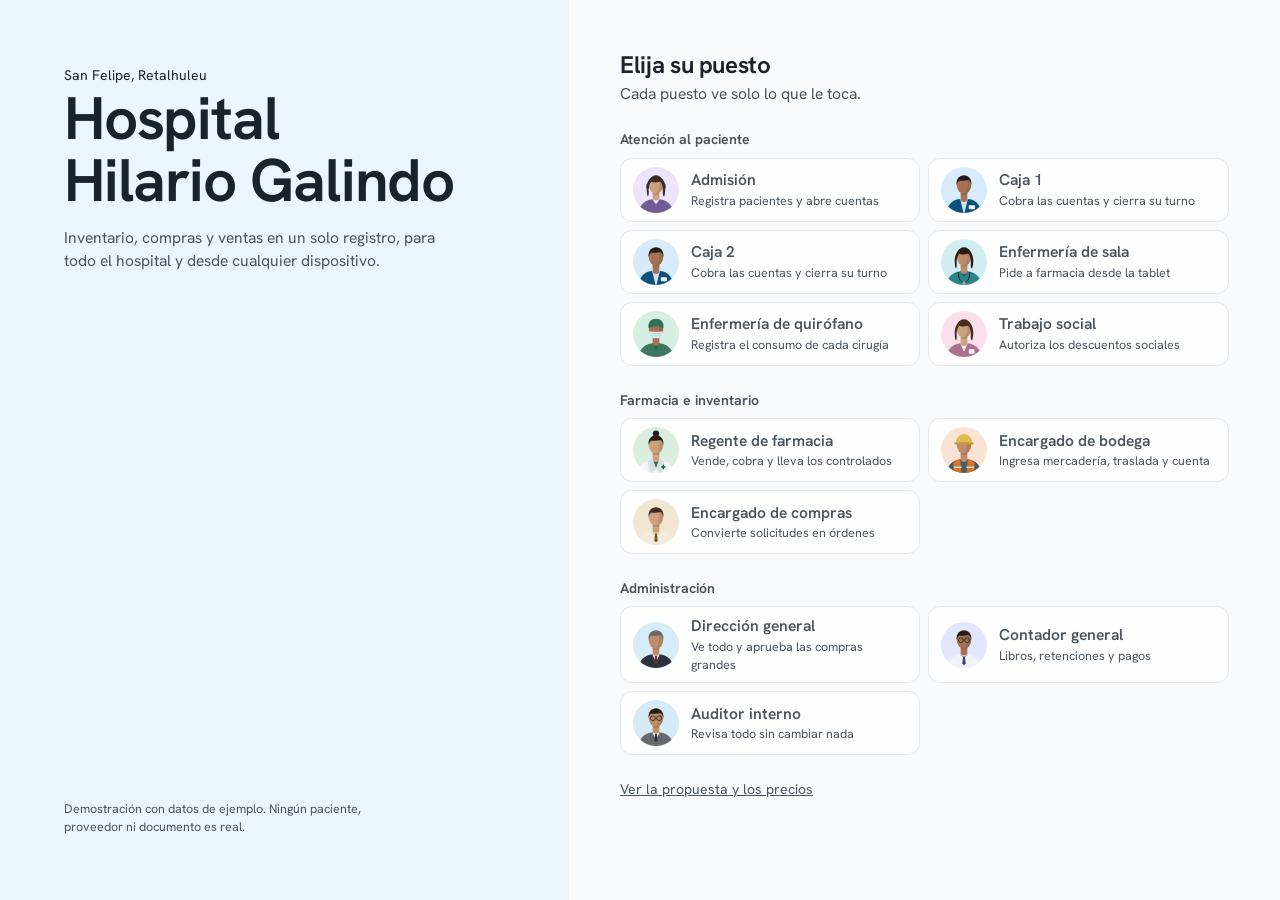
<file: index.html>
<!doctype html>
<html lang="es">
<head>
<meta charset="utf-8">
<meta name="viewport" content="width=device-width, initial-scale=1, viewport-fit=cover">
<title>Hospital Hilario Galindo · Inventario, compras y ventas</title>
<meta name="description" content="Demostración del sistema de inventario, compras y ventas para el Patronato Pro-Salud del Hospital Hilario Galindo.">
<meta name="robots" content="noindex">
<meta name="theme-color" content="#fbfcfd">
<link rel="icon" href="data:image/svg+xml,%3Csvg xmlns='http://www.w3.org/2000/svg' viewBox='0 0 32 32'%3E%3Crect width='32' height='32' rx='6' fill='%231d4438'/%3E%3Cpath d='M13 7h6v6h6v6h-6v6h-6v-6H7v-6h6z' fill='%23f6f1e6'/%3E%3C/svg%3E">
<link rel="preconnect" href="https://fonts.googleapis.com">
<link rel="preconnect" href="https://fonts.gstatic.com" crossorigin>
<link href="https://fonts.googleapis.com/css2?family=Hanken+Grotesk:wght@400;500;600;700&display=swap" rel="stylesheet">
<link rel="stylesheet" href="css/app.css">
<script src="js/tema.js"></script>
</head>
<body>
<div id="raiz"></div>
<script src="js/iconos.js"></script>
<script src="js/dibujos.js"></script>
<script src="js/datos.js"></script>
<script src="js/motor.js"></script>
<script src="js/ui.js"></script>
<script src="js/app.js"></script>
<script src="js/vistas/comun.js"></script>
<script src="js/vistas/operacion.js"></script>
<script src="js/vistas/inventario.js"></script>
<script src="js/vistas/control.js"></script>
<script src="js/vistas/mostrador.js"></script>
<script src="js/vistas/mapa.js"></script>
<script src="js/vistas/ingreso.js"></script>
<script src="js/vistas/reglas.js"></script>
<script src="js/vistas/guia.js"></script>
<script src="js/vistas/interior.js"></script>
</body>
</html>
</file>
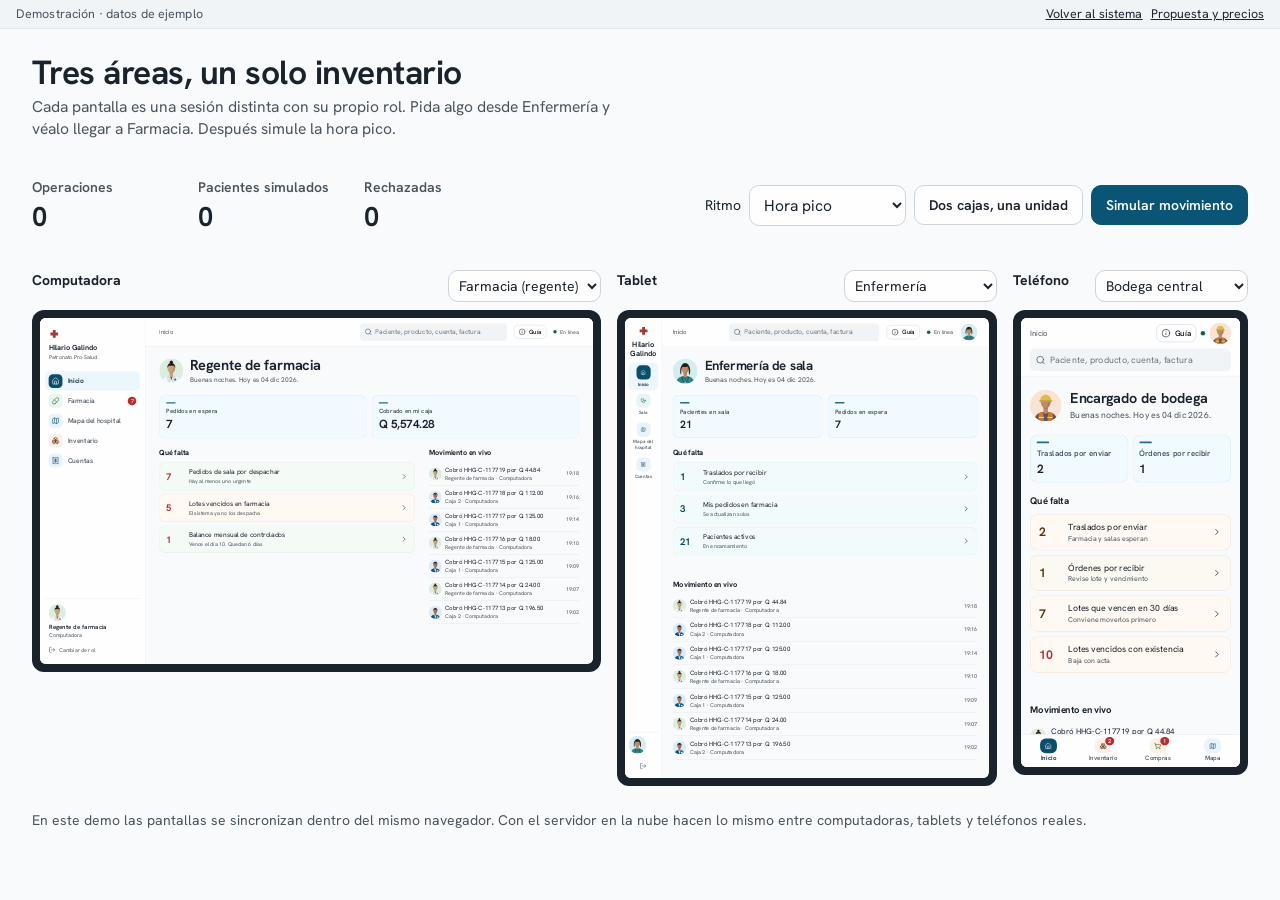
<file: dispositivos.html>
<!doctype html>
<html lang="es">
<head>
<meta charset="utf-8">
<meta name="viewport" content="width=device-width, initial-scale=1, viewport-fit=cover">
<title>Varios dispositivos · Hospital Hilario Galindo</title>
<meta name="robots" content="noindex">
<link rel="icon" href="data:image/svg+xml,%3Csvg xmlns='http://www.w3.org/2000/svg' viewBox='0 0 32 32'%3E%3Crect width='32' height='32' rx='6' fill='%231d4438'/%3E%3Cpath d='M13 7h6v6h6v6h-6v6h-6v-6H7v-6h6z' fill='%23f6f1e6'/%3E%3C/svg%3E">
<link rel="preconnect" href="https://fonts.googleapis.com">
<link rel="preconnect" href="https://fonts.gstatic.com" crossorigin>
<link href="https://fonts.googleapis.com/css2?family=Hanken+Grotesk:wght@400;500;600;700&display=swap" rel="stylesheet">
<link rel="stylesheet" href="css/app.css">
<script src="js/tema.js"></script>
<style>
  .pagina-d { padding: var(--s5) var(--s6) var(--s7); max-width: 1680px; margin: 0 auto; }
  .tablero { display: flex; flex-wrap: wrap; gap: var(--s3) var(--s4); align-items: center; padding: var(--s3) 0; margin-bottom: var(--s5); }
  .tablero .cifra, .tablero .cifra + .cifra { flex: 0 1 150px; padding: 0 var(--s4) 0 0; border: 0; background: none; }
    .tablero .acciones { margin-left: auto; }
  .aparato select { width: auto; min-height: 32px; padding: 2px 6px; font-size: var(--t-s); }
  @media (max-width: 720px) { .pagina-d { padding: var(--s4); } .tablero .acciones { margin-left: 0; width: 100%; } }
</style>
</head>
<body>
<div class="banda"><span>Demostración · datos de ejemplo</span><span class="acciones"><a href="index.html">Volver al sistema</a><a href="propuesta.html">Propuesta y precios</a></span></div>
<main class="pagina-d">
  <div class="cabeza"><div class="txt"><h1>Tres áreas, un solo inventario</h1><p>Cada pantalla es una sesión distinta con su propio rol. Pida algo desde Enfermería y véalo llegar a Farmacia. Después simule la hora pico.</p></div></div>
  <div class="tablero">
    <div class="cifra"><span>Operaciones</span><b id="c-op">0</b></div>
    <div class="cifra"><span>Pacientes simulados</span><b id="c-pa">0</b></div>
    <div class="cifra"><span>Rechazadas</span><b id="c-re">0</b></div>
    <div class="acciones">
      <label class="peq" for="vel">Ritmo</label>
      <select id="vel" style="width:auto"><option value="1500">Día normal</option><option value="600" selected>Hora pico</option><option value="150">Prueba de estrés</option></select>
      <button class="btn" id="choque">Dos cajas, una unidad</button>
      <button class="btn pri" id="sim">Simular movimiento</button>
    </div>
  </div>
  <div class="nota oculto" id="res"></div>
  <div class="salon" id="salon"></div>
  <p class="peq mudo" style="margin-top:24px">En este demo las pantallas se sincronizan dentro del mismo navegador. Con el servidor en la nube hacen lo mismo entre computadoras, tablets y teléfonos reales.</p>
</main>
<script src="js/iconos.js"></script>
<script src="js/datos.js"></script>
<script src="js/motor.js"></script>
<script src="js/ui.js"></script>
<script>
(async function () {
  const { Motor: M, Catalogo: C, U } = window;
  const APARATOS = [
    { id: 'pc', t: 'Computadora', u: 'u5', w: 1280, h: 800 },
    { id: 'tb', t: 'Tablet', u: 'u6', w: 820, h: 1040 },
    { id: 'tel', t: 'Teléfono', u: 'u8', w: 390, h: 800 },
  ];
  const salon = document.getElementById('salon');
  salon.innerHTML = APARATOS.map(a => `<section class="aparato" data-w="${a.w}" data-h="${a.h}"><div class="cab"><b>${a.t}</b><select aria-label="Usuario en ${a.t}" data-ap="${a.id}">${C.USUARIOS.map(u => `<option value="${u.id}" ${u.id === a.u ? 'selected' : ''}>${U.esc(C.ROLES[u.rol].nombre)}</option>`).join('')}</select></div><div class="marco"><div class="pantalla"><iframe id="f-${a.id}" title="${a.t}" src="index.html?marco=1&u=${a.u}" width="${a.w}" height="${a.h}"></iframe></div></div></section>`).join('');
  function ajustar() {
    document.querySelectorAll('.aparato').forEach(s => {
      const w = +s.dataset.w, h = +s.dataset.h, p = s.querySelector('.pantalla'), f = s.querySelector('iframe');
      const k = p.clientWidth / w; f.style.transform = `scale(${k})`; p.style.height = h * k + 'px';
    });
  }
  new ResizeObserver(ajustar).observe(salon); ajustar();
  salon.addEventListener('change', ev => { const a = ev.target.dataset.ap; if (a) document.getElementById('f-' + a).src = `index.html?marco=1&u=${ev.target.value}`; });

  await M.iniciar();
  const db = M.db; let ops = 0, pac = 0, rech = 0;
  const pinta = () => { document.getElementById('c-op').textContent = U.n(ops); document.getElementById('c-pa').textContent = U.n(pac); document.getElementById('c-re').textContent = U.n(rech); };
  M.alCambiar(h => { ops += h.length; rech += h.filter(x => !x.r.ok).length; pinta(); });

  const de = a => a[Math.floor(Math.random() * a.length)];
  const meds = db.productos.filter(p => p.cat === 'Medicamento' && !p.controlado).slice(0, 60);
  const usuarios = ['u3', 'u4'].map(id => db.ix.usr.get(id));
  const turnoDe = u => db.turnos.find(t => t.us === u.id && t.estado === 'abierto');
  function paciente() {
    const u = de(usuarios), t = turnoDe(u); const tipo = de(['consulta', 'consulta', 'farmacia', 'laboratorio', 'emergencia']);
    const items = [];
    if (tipo !== 'farmacia') items.push({ serv: de(db.servicios.filter(s => s.precio < 300)).id, cant: 1 });
    for (let i = 0, n = 1 + Math.floor(Math.random() * 3); i < n; i++) items.push({ prod: de(meds).id, bod: 'FX', cant: 1 + Math.floor(Math.random() * 4) });
    pac++;
    M.enviar('sim.paciente', { pac: { nombre: `${de(C.NOMBRES)} ${de(C.APELLIDOS)} ${de(C.APELLIDOS)}`, nit: 'CF', muni: de(C.MUNICIPIOS) }, tipo, items, turno: t && t.id, forma: de(['Efectivo', 'Efectivo', 'Tarjeta']) }, u);
  }
  let reloj = null; const boton = document.getElementById('sim');
  function arrancar() { clearInterval(reloj); reloj = setInterval(paciente, +document.getElementById('vel').value); boton.textContent = 'Detener'; }
  boton.onclick = () => { if (reloj) { clearInterval(reloj); reloj = null; boton.textContent = 'Simular movimiento'; } else arrancar(); };
  document.getElementById('vel').onchange = () => { if (reloj) arrancar(); };

  document.getElementById('choque').onclick = async () => {
    const hoy = M.finDia(Date.now());
    const abiertas = db.cuentas.filter(c => c.estado === 'abierta');
    const p = db.productos.find(x => !x.controlado && M.disponible(db, x.id, 'EM', Date.now()) > 0);
    const n = M.disponible(db, p.id, 'EM', Date.now());
    const [a, b] = [abiertas[0], abiertas[1]];
    const [r1, r2] = await Promise.all([
      M.enviar('cuenta.cargo', { cuenta: a.id, items: [{ prod: p.id, bod: 'EM', cant: n }] }, usuarios[0]),
      M.enviar('cuenta.cargo', { cuenta: b.id, items: [{ prod: p.id, bod: 'EM', cant: 1 }] }, usuarios[1]),
    ]);
    const res = document.getElementById('res'); res.classList.remove('oculto');
    const ganador = r1.ok ? 'Caja 1' : 'Caja 2', perdedor = r1.ok ? r2 : r1;
    res.innerHTML = U.ic('info') + `<span>${U.esc(p.nombre)}: ${ganador} se llevó las ${U.n(n)} unidades de Emergencia. La otra caja recibió este aviso: «${U.esc(perdedor.error || 'sin aviso')}» Nadie vendió lo que ya no había.</span>`;
  };
})();
</script>
</body>
</html>
</file>
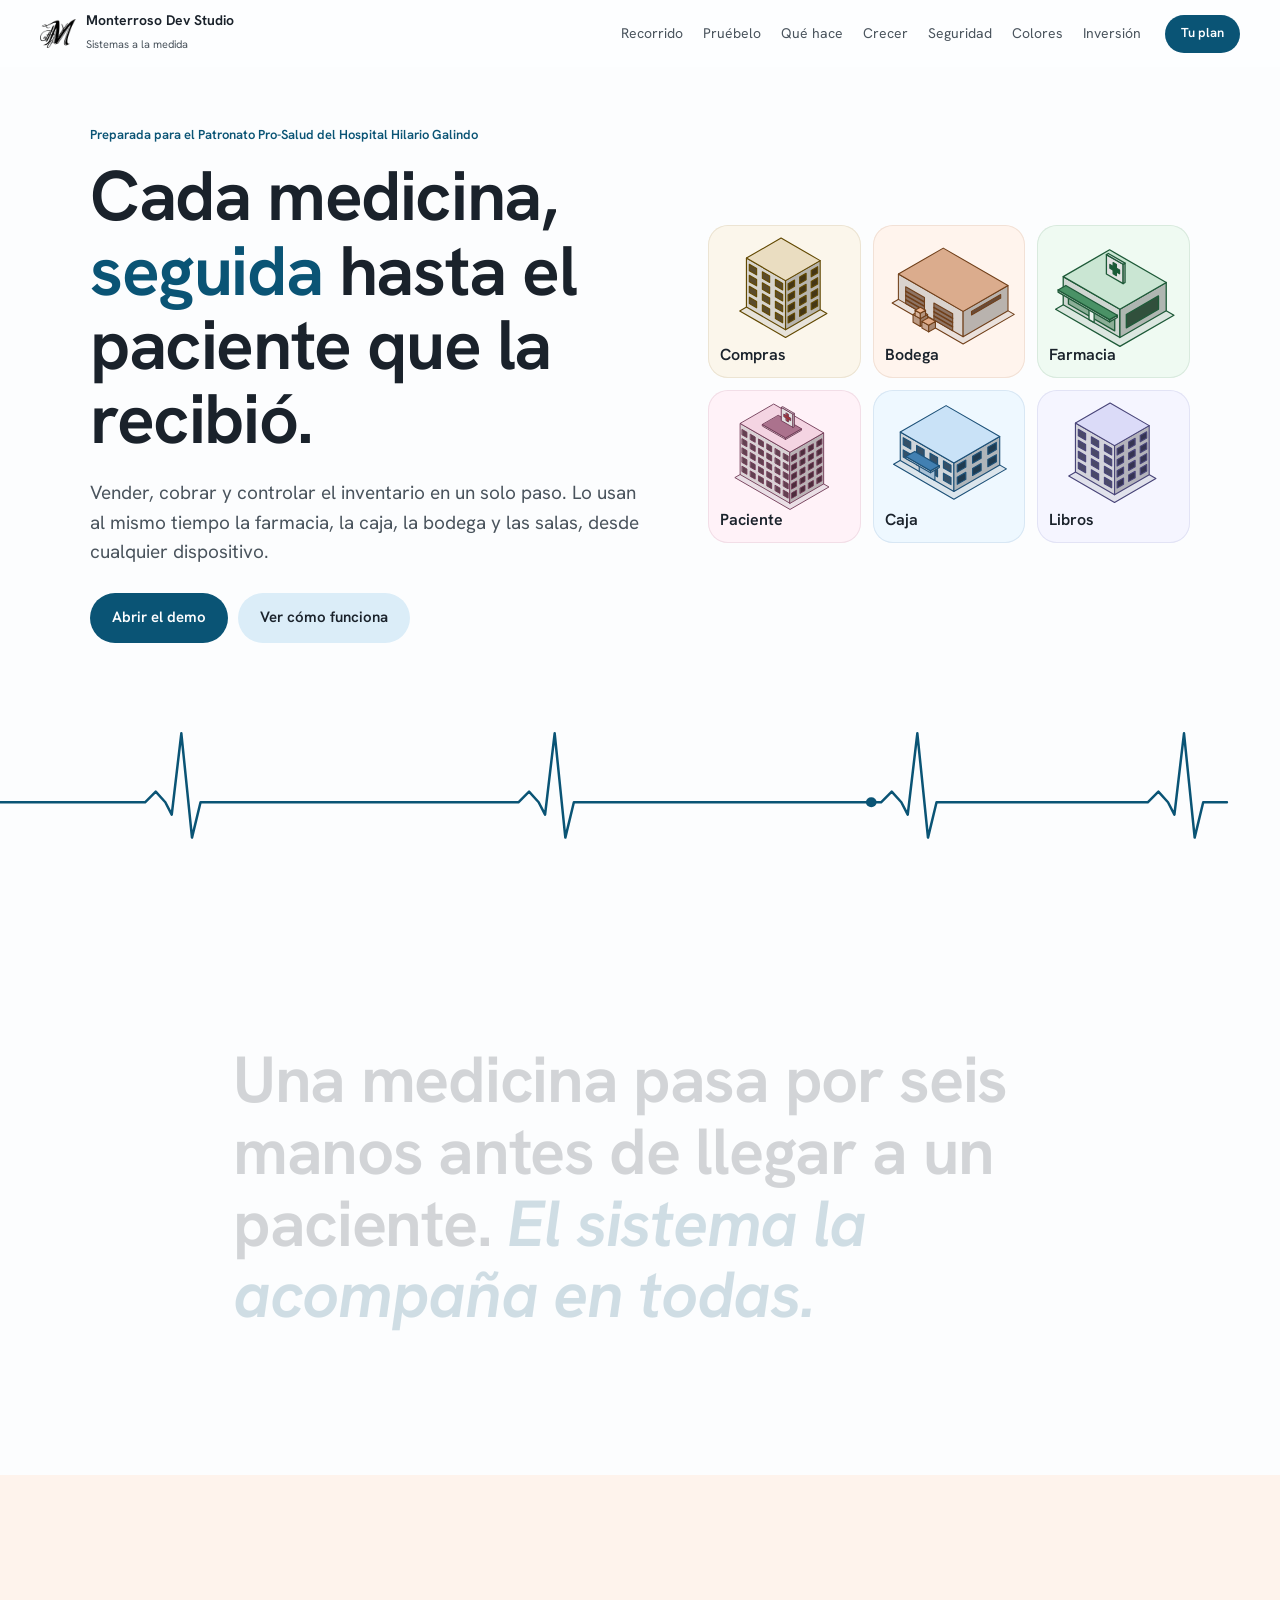
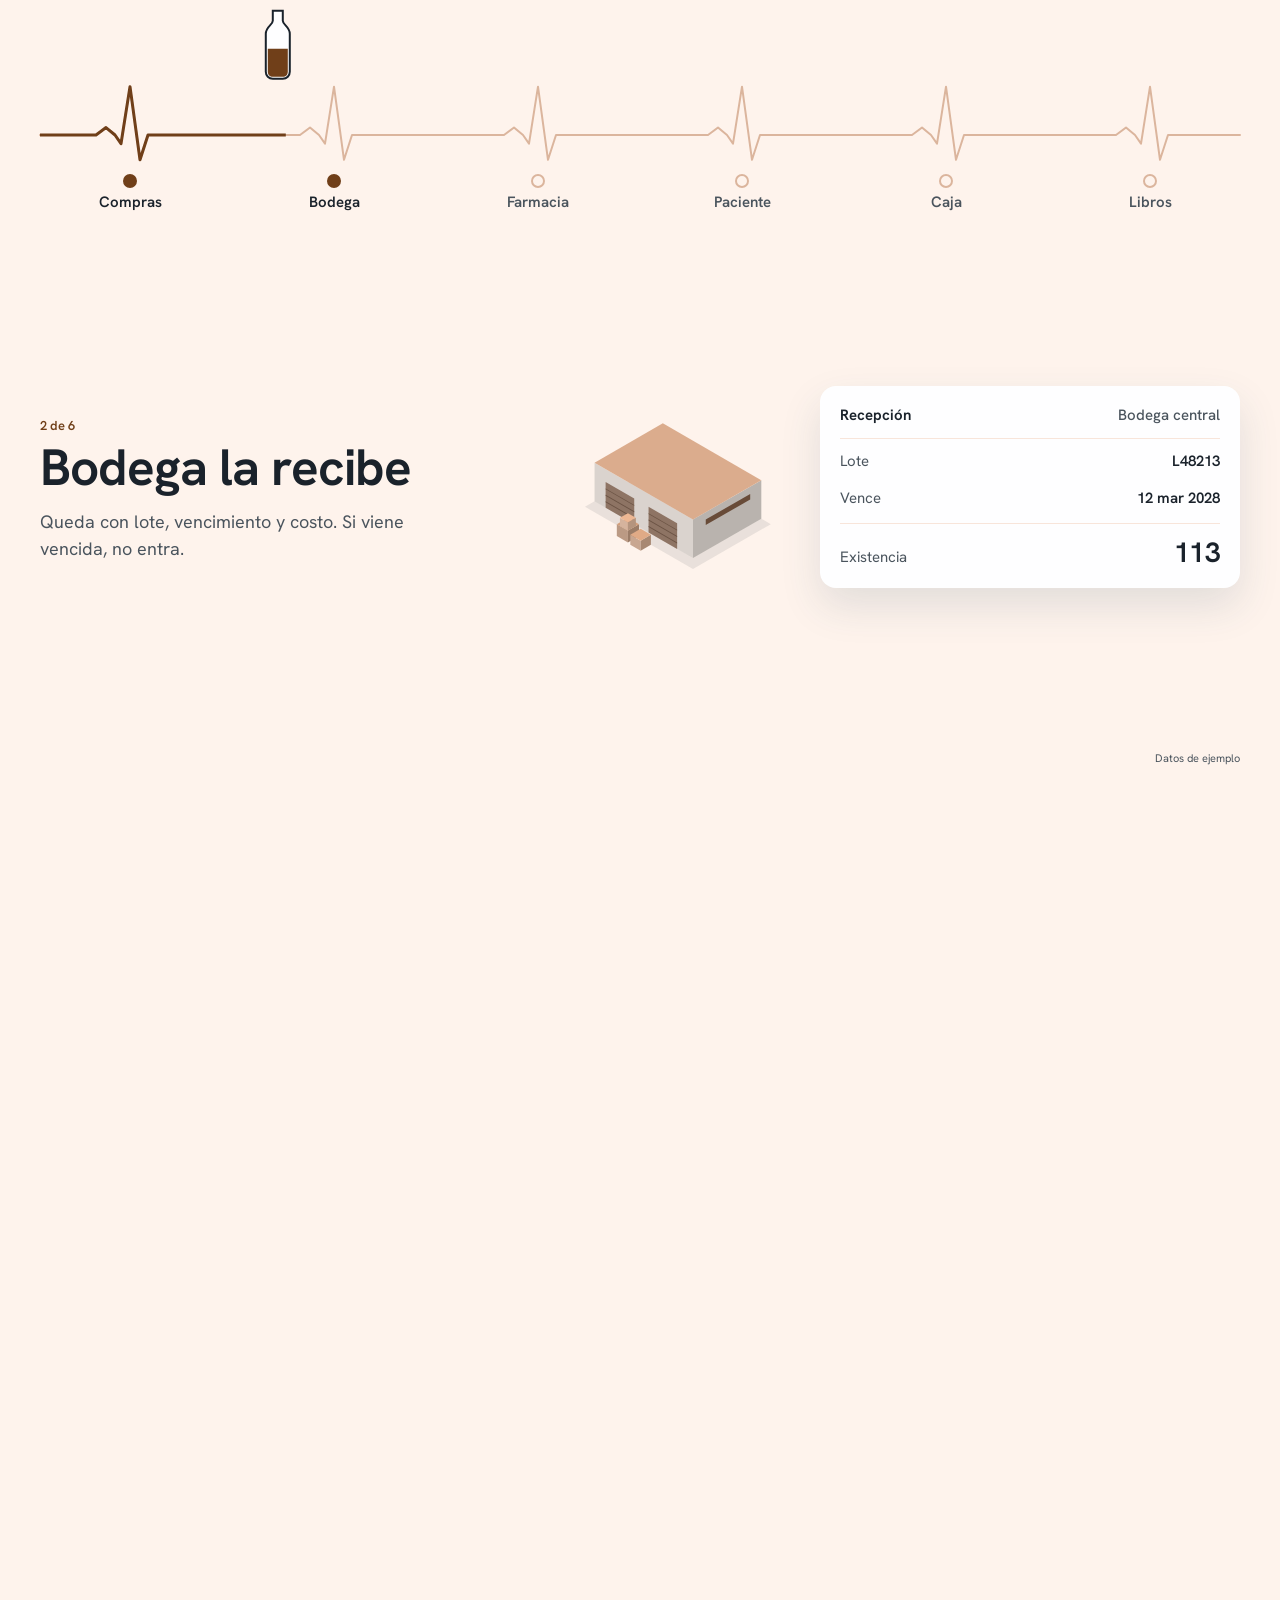
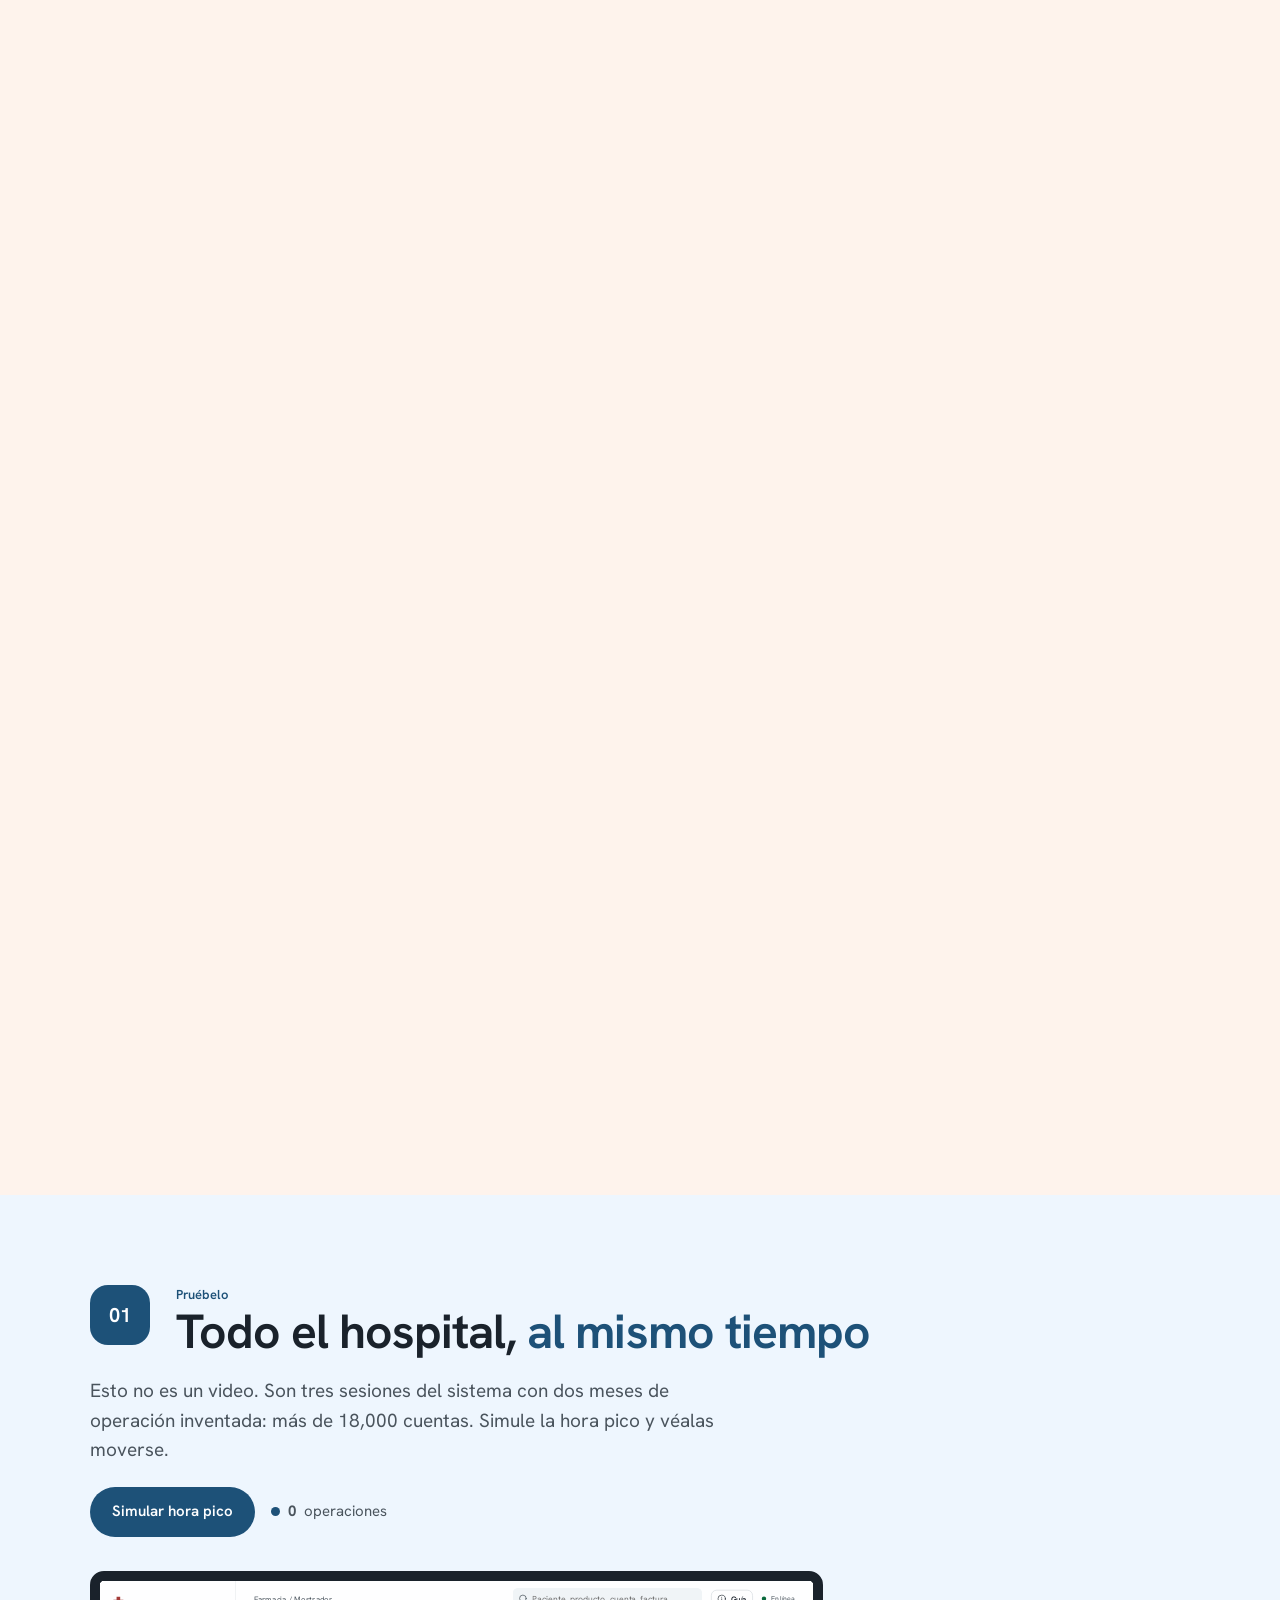
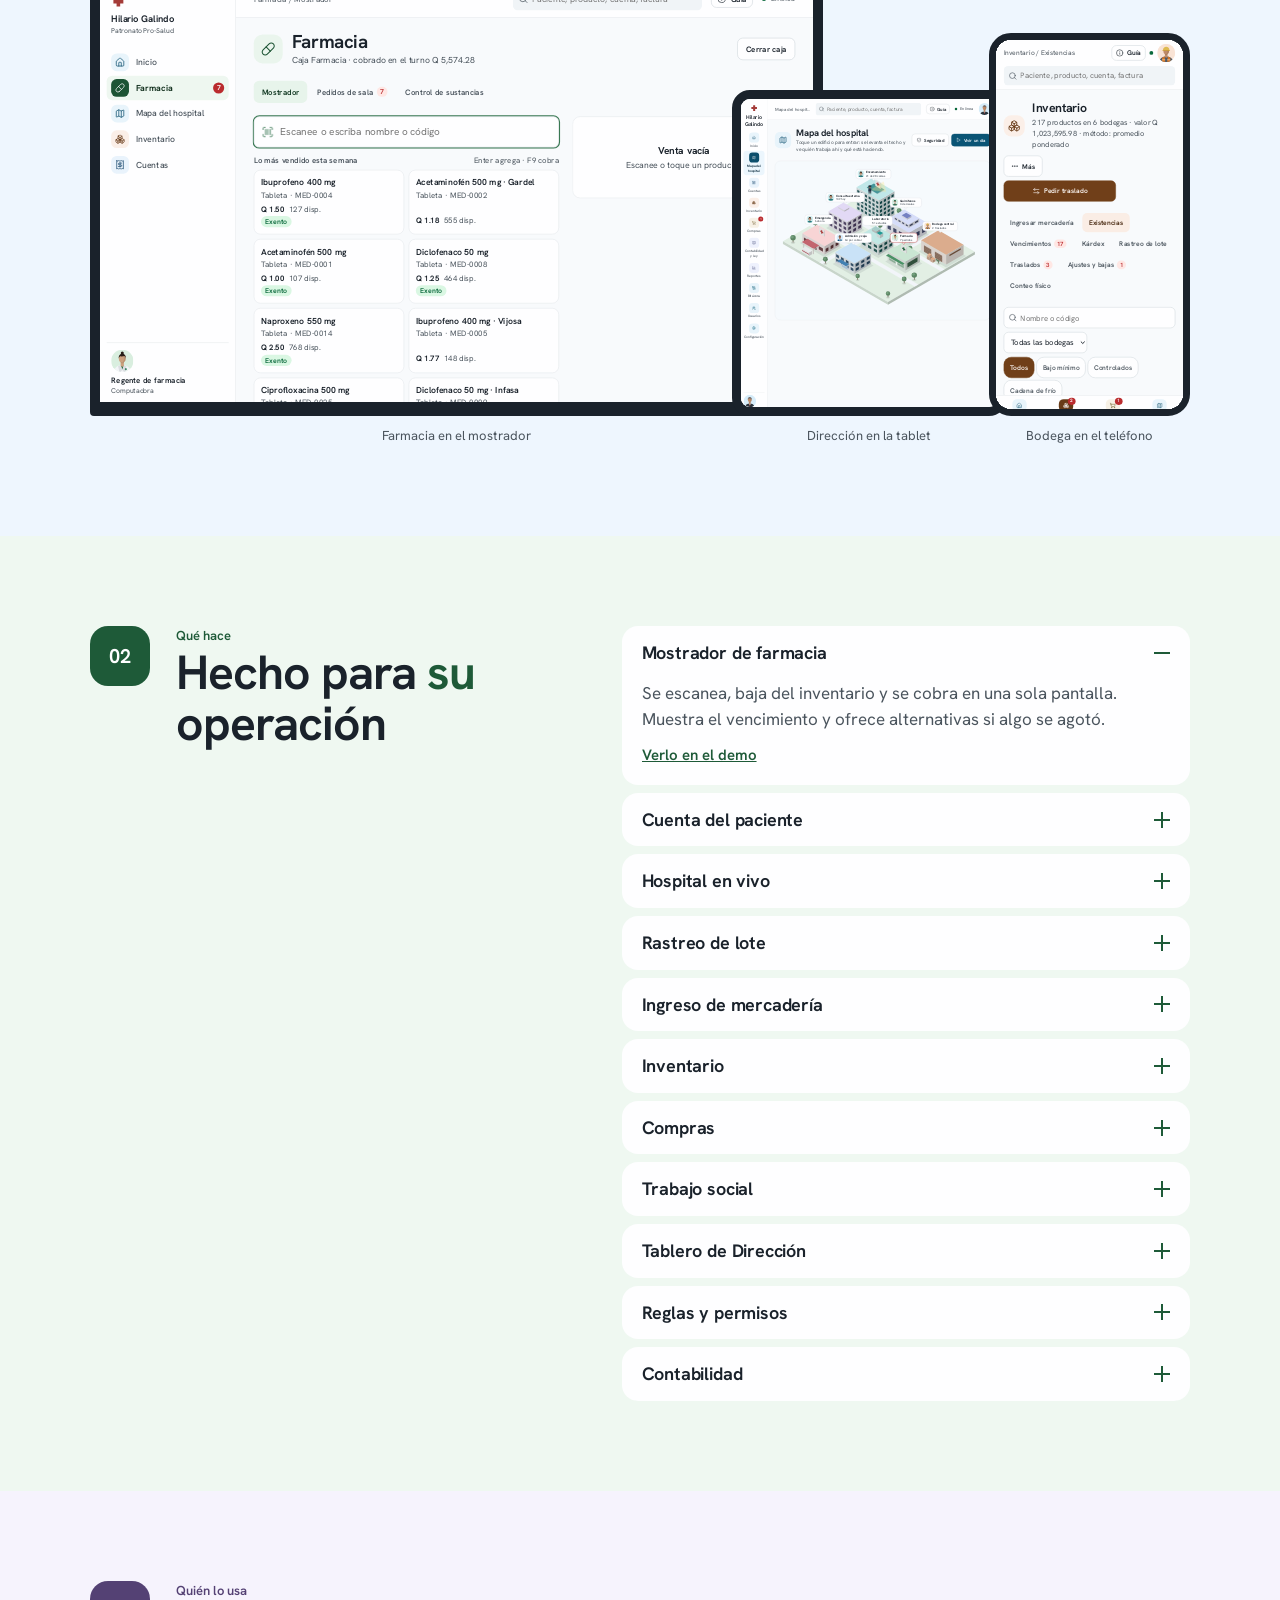
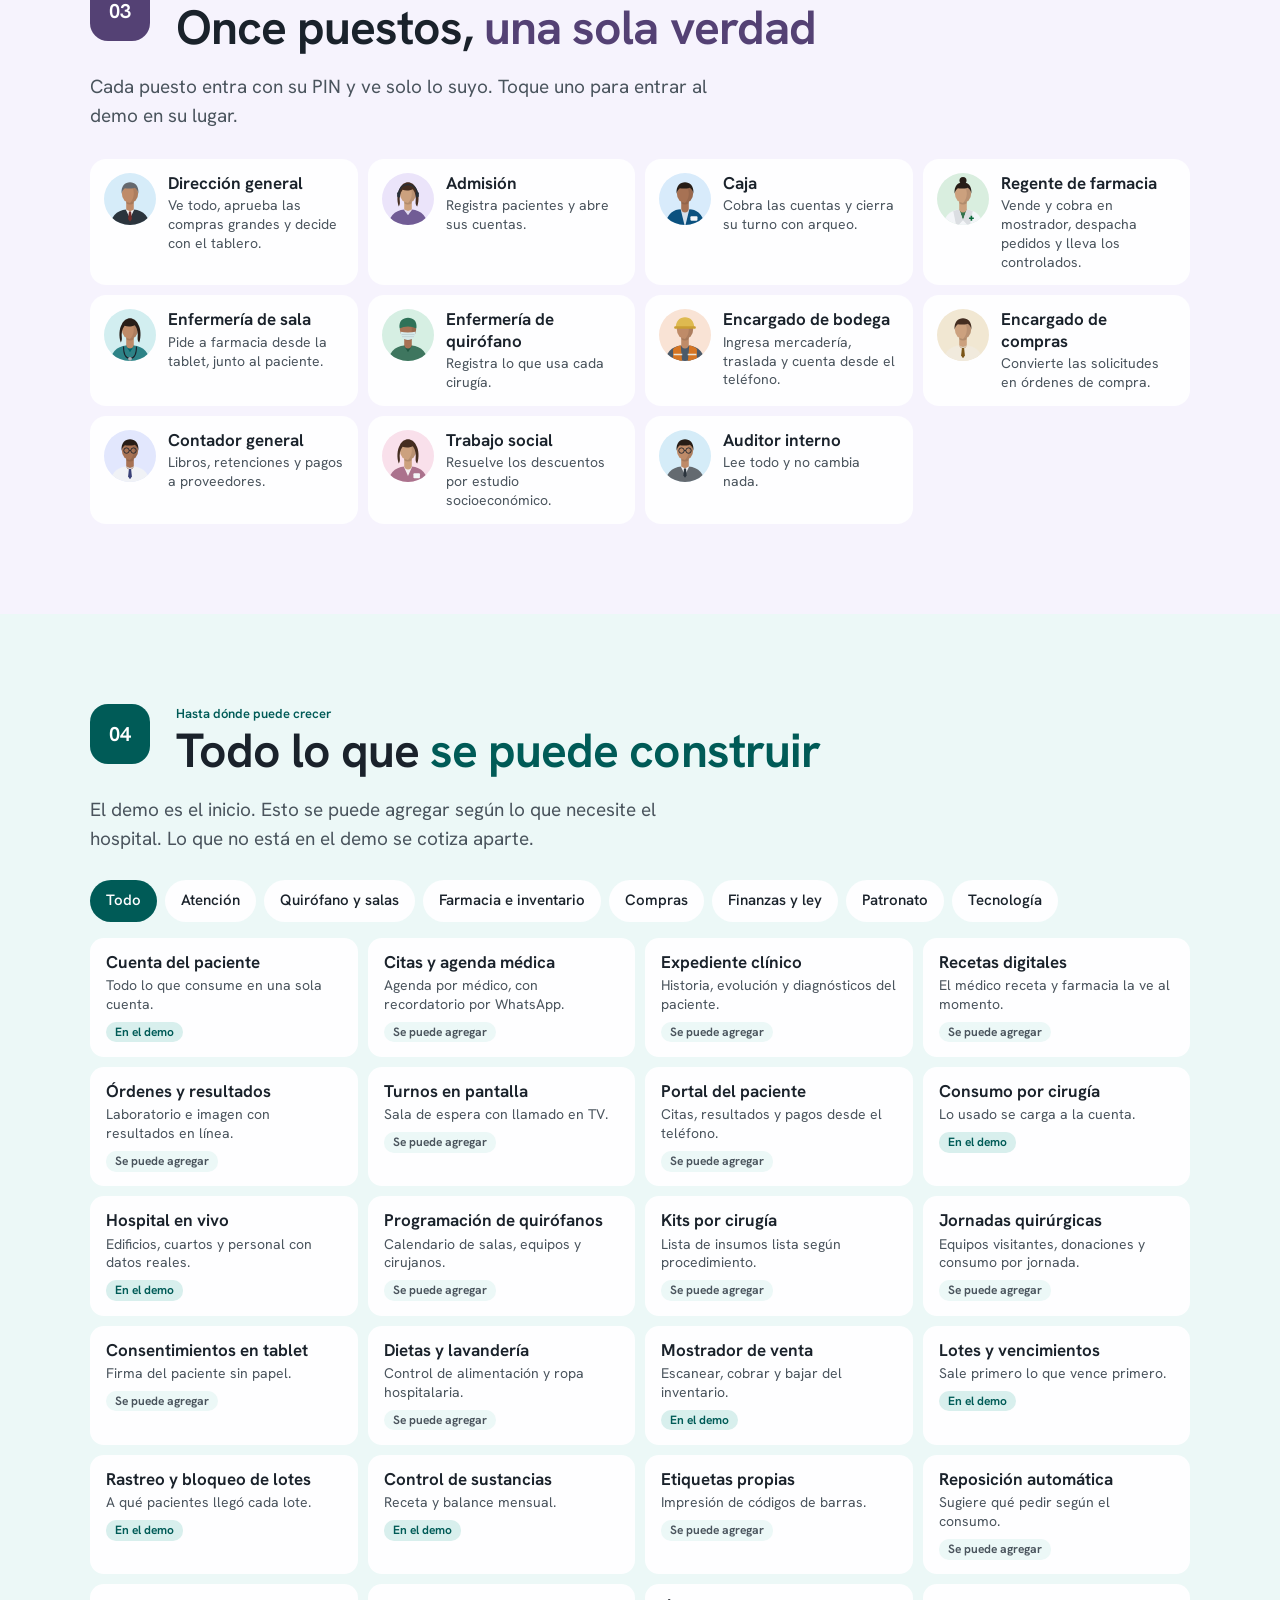
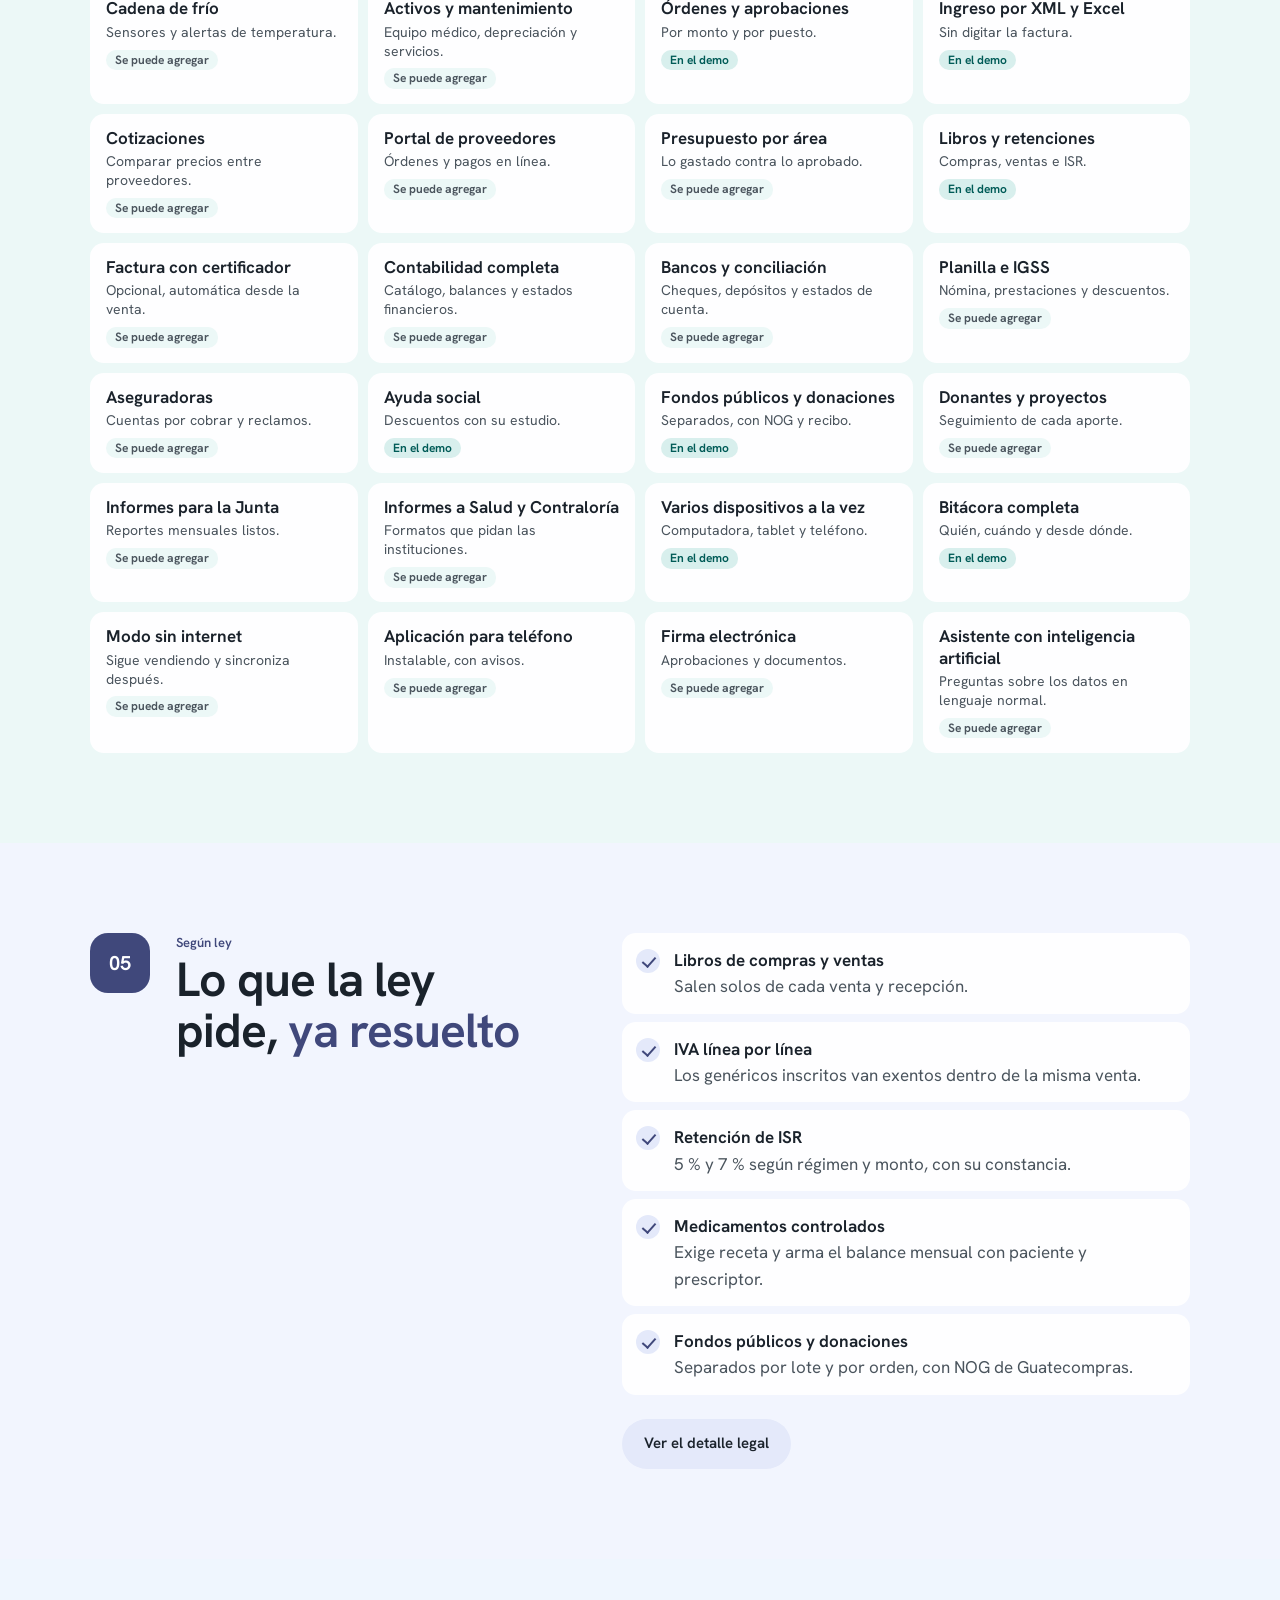
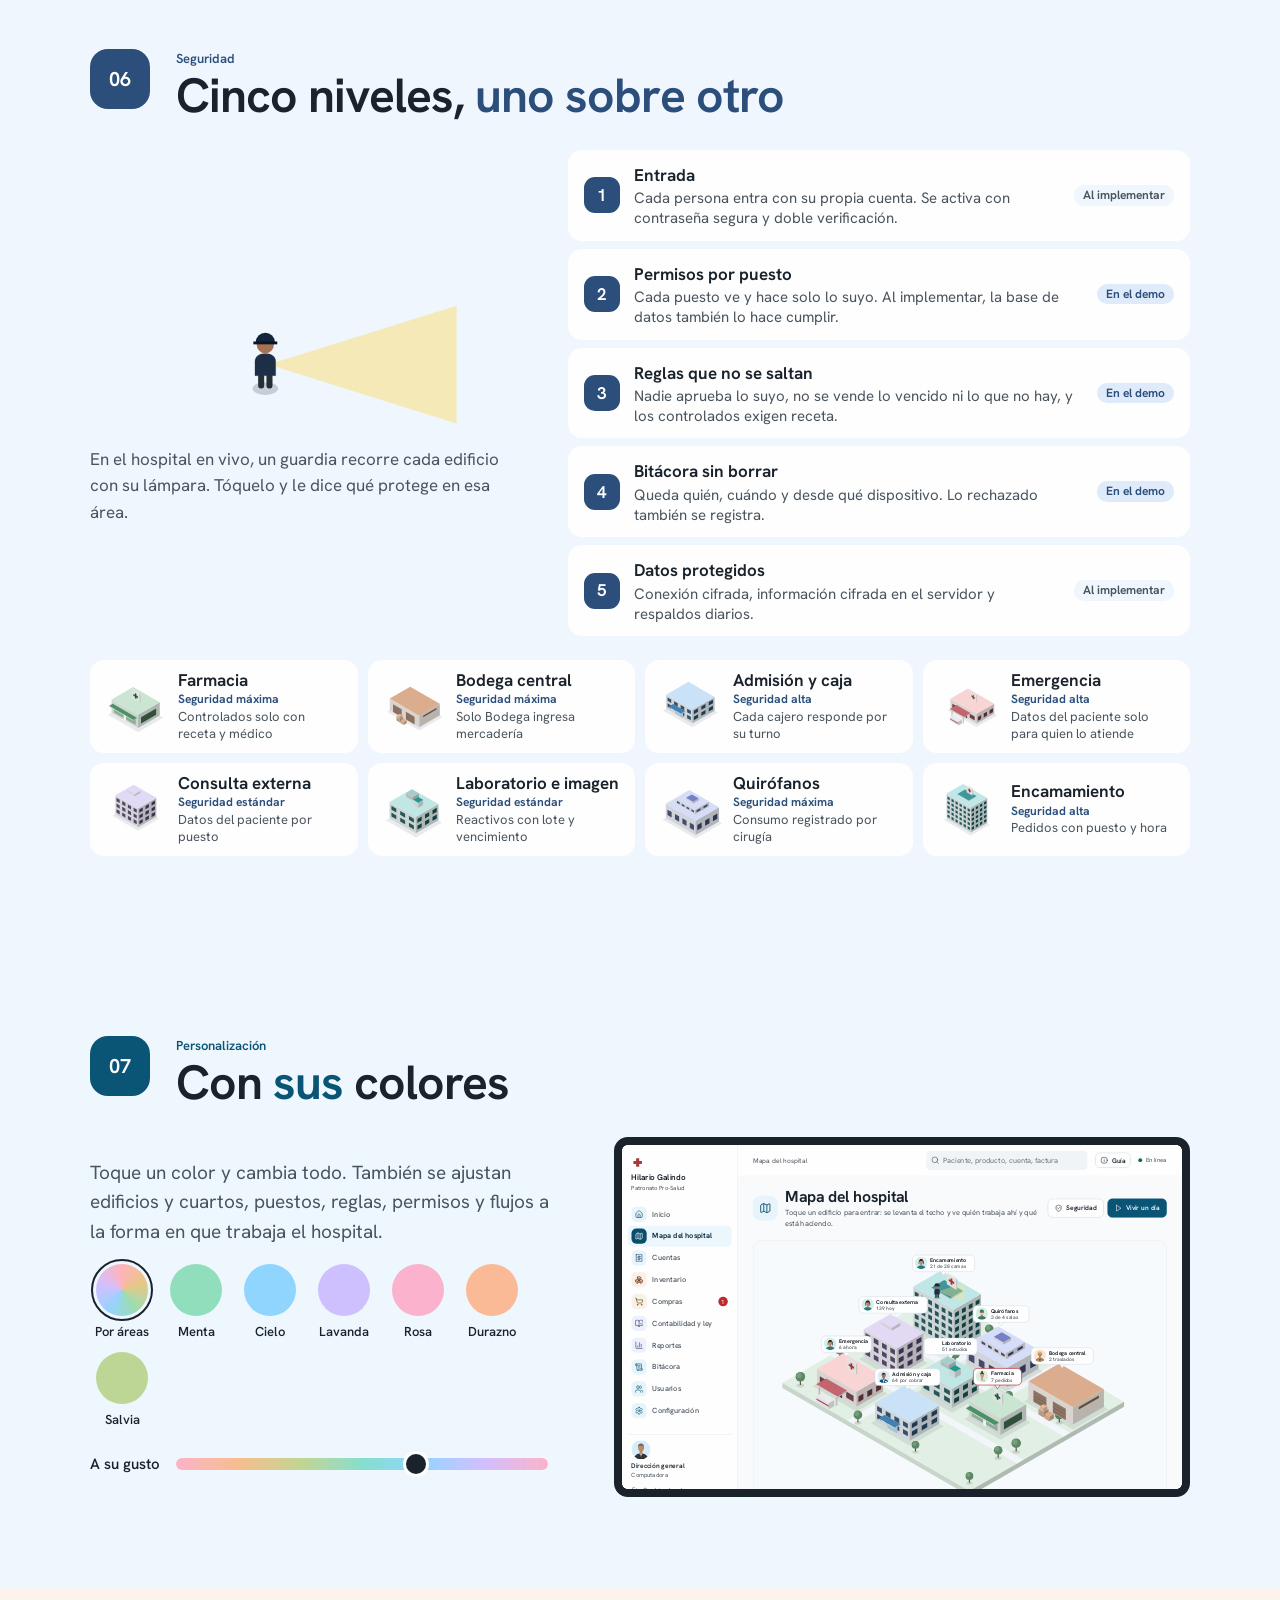
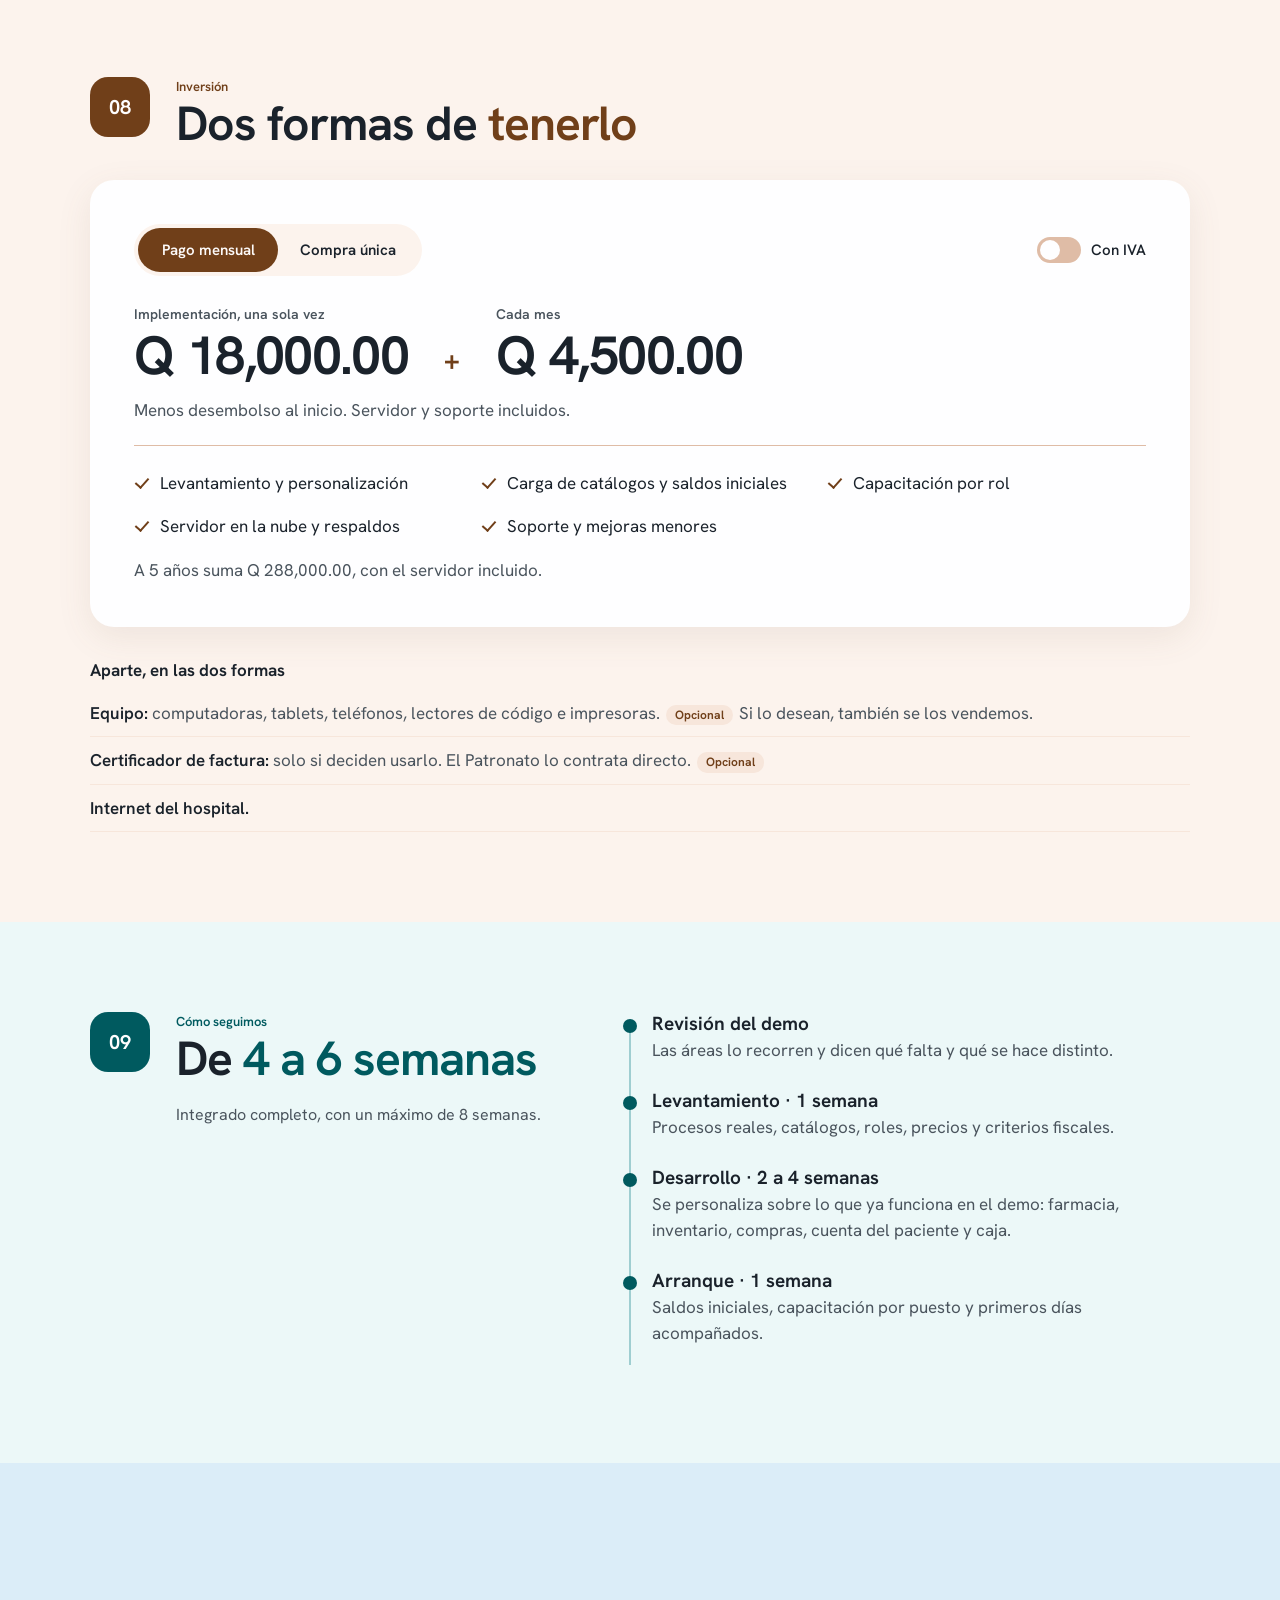
<file: propuesta.html>
<!doctype html>
<html lang="es">
<head>
<meta charset="utf-8">
<meta name="viewport" content="width=device-width, initial-scale=1, viewport-fit=cover">
<title>Propuesta · Hospital Hilario Galindo</title>
<meta name="description" content="Propuesta de sistema de inventario, ventas y compras para el Patronato Pro-Salud del Hospital Hilario Galindo.">
<meta name="robots" content="noindex">
<link rel="icon" href="data:image/svg+xml,%3Csvg xmlns='http://www.w3.org/2000/svg' viewBox='0 0 32 32'%3E%3Crect width='32' height='32' rx='6' fill='%231d4438'/%3E%3Cpath d='M13 7h6v6h6v6h-6v6h-6v-6H7v-6h6z' fill='%23f6f1e6'/%3E%3C/svg%3E">
<link rel="preconnect" href="https://fonts.googleapis.com">
<link rel="preconnect" href="https://fonts.gstatic.com" crossorigin>
<link href="https://fonts.googleapis.com/css2?family=Hanken+Grotesk:wght@400;500;600;700&display=swap" rel="stylesheet">
<script>document.documentElement.classList.add('js')</script>
<script src="js/tema.js"></script>
<link rel="stylesheet" href="css/propuesta.css">
</head>
<body>
<header class="bar">
  <a class="firma" href="#inicio"><img src="img/m-monterroso.png" alt="" width="36" height="29"><span><b>Monterroso Dev Studio</b><small>Sistemas a la medida</small></span></a>
  <nav aria-label="Secciones"><a href="#viaje">Recorrido</a><a href="#demo">Pruébelo</a><a href="#hace">Qué hace</a><a href="#construir">Crecer</a><a href="#seguridad">Seguridad</a><a href="#colores">Colores</a><a href="#inversion">Inversión</a></nav>
  <a class="btn chico" href="#inversion">Tu plan</a>
</header>

<main>
<section id="inicio" class="portada">
  <div class="caja"><div>
    <p class="eti" data-r>Preparada para el Patronato Pro-Salud del Hospital Hilario Galindo</p>
    <h1 id="titulo">Cada medicina, <em>seguida</em> hasta el paciente que la recibió.</h1>
    <p class="lead" data-r style="--i:7">Vender, cobrar y controlar el inventario en un solo paso. Lo usan al mismo tiempo la farmacia, la caja, la bodega y las salas, desde cualquier dispositivo.</p>
    <div class="acc" data-r style="--i:9"><a class="btn" href="index.html">Abrir el demo</a><a class="btn suave" href="#viaje">Ver cómo funciona</a></div>
    </div>
    <div class="mosaico" id="mosaico" aria-hidden="true"></div>
  </div>
  <svg class="pulso-h" id="pulsoH" viewBox="0 0 1200 220" preserveAspectRatio="none" aria-hidden="true"></svg>
</section>

<section class="frase" id="frase"><p>Una medicina pasa por seis manos antes de llegar a un paciente. <em>El sistema la acompaña en todas.</em></p></section>

<section id="viaje" class="viaje" aria-label="Recorrido de una medicina">
  <div class="escena">
    <div class="pista">
      <svg id="ruta" viewBox="0 0 1200 240" aria-hidden="true">
        <defs><clipPath id="corte"><rect id="corteR" x="0" y="0" width="0" height="240"/></clipPath></defs>
        <path id="lineaB" class="linea-b"/><path id="lineaA" class="linea-a" clip-path="url(#corte)"/>
        <g id="nodos"></g>
        <g id="ficha">
          <g id="f-vial" class="fig"><path class="vidrio" d="M-5 -46h10v10c0 4 7 6 7 13v38c0 4-3 7-7 7h-10c-4 0-7-3-7-7v-38c0-7 7-9 7-13z"/><g id="liq"><path class="liquido" d="M-10 -8h20v23c0 3-2 5-5 5h-10c-3 0-5-2-5-5z"/></g></g>
          <g id="f-recibo" class="fig"><path class="papel" d="M-17 -40h34v62l-6-5-5 5-6-5-6 5-5-5-6 5z"/><path class="rayas" d="M-10 -28h20M-10 -18h20M-10 -8h12"/></g>
          <g id="f-libro" class="fig"><path class="papel" d="M-22 -36h20c2 0 2 2 2 2s0-2 2-2h20v50h-20c-2 0-2 2-2 2s0-2-2-2h-20z"/><path class="rayas" d="M0 -32v46M-16 -24h10M-16 -14h10M6 -24h10M6 -14h10"/></g>
        </g>
      </svg>
    </div>
    <div class="etapas" id="etapas">
      <article class="etapa"><div class="txt"><span class="paso-n">1 de 6</span><h2>Compras la pide</h2><p>La orden nace de lo que está por agotarse. Si pasa del monto límite, Dirección la aprueba desde su teléfono.</p></div>
        <div class="pant"><header>Orden de compra <span>OC-000046</span></header><div class="fl"><span>Ceftriaxona 1 g</span><b>200 viales</b></div><div class="fl"><span>Droguería Costa Sur</span><b>Q 2,960.00</b></div><div class="fl"><span>Fondo</span><b>Propio</b></div><span class="sello">Aprobada</span></div></article>
      <article class="etapa"><div class="txt"><span class="paso-n">2 de 6</span><h2>Bodega la recibe</h2><p>Queda con lote, vencimiento y costo. Si viene vencida, no entra.</p></div>
        <div class="pant"><header>Recepción <span>Bodega central</span></header><div class="fl"><span>Lote</span><b>L48213</b></div><div class="fl"><span>Vence</span><b>12 mar 2028</b></div><div class="gran"><span>Existencia</span><b data-de="40" data-a="240">40</b></div></div></article>
      <article class="etapa"><div class="txt"><span class="paso-n">3 de 6</span><h2>Farmacia la entrega</h2><p>La enfermera la pide desde la tablet. El sistema elige solo el lote que vence primero.</p></div>
        <div class="pant"><header>Pedido urgente <span>Cama 12</span></header><div class="lote elegido"><i></i><span>L31907</span><b>vence en 62 días</b></div><div class="lote"><i></i><span>L48213</span><b>vence 12 mar 2028</b></div><div class="gran"><span>Queda en farmacia</span><b data-de="86" data-a="85">86</b></div></div></article>
      <article class="etapa"><div class="txt"><span class="paso-n">4 de 6</span><h2>Llega al paciente</h2><p>Se carga sola a su cuenta. Nadie la anota dos veces y nadie se la olvida.</p></div>
        <div class="pant"><header>Cuenta del paciente <span>María Tzoc</span></header><div class="fl n1"><span>Atención de emergencia</span><b>Q 200.00</b></div><div class="fl n2"><span>Ceftriaxona 1 g</span><b>Q 45.00</b></div><div class="gran"><span>Total</span><b data-de="200" data-a="245" data-q="1">Q 200.00</b></div></div></article>
      <article class="etapa"><div class="txt"><span class="paso-n">5 de 6</span><h2>Se cobra una sola vez</h2><p>Ya no es una medicina: es dinero. La venta separa lo exento de lo gravado, y la factura con certificador es opcional.</p></div>
        <div class="pant"><header>Cobro <span>Caja 1</span></header><div class="fl"><span>Exento</span><b>Q 45.00</b></div><div class="fl"><span>Gravado</span><b>Q 178.57</b></div><div class="fl"><span>IVA 12 %</span><b>Q 21.43</b></div><div class="gran"><span>Total</span><b>Q 245.00</b></div><span class="sello">Cobrado</span></div></article>
      <article class="etapa"><div class="txt"><span class="paso-n">6 de 6</span><h2>Queda en los libros</h2><p>Sin digitar nada otra vez. Y si mañana hay una alerta sanitaria, se sabe qué pacientes la recibieron.</p></div>
        <div class="pant"><header>Sin copiar a mano <span>Hoy</span></header><div class="ck n1"><i></i>Kárdex con costo promedio</div><div class="ck n2"><i></i>Libro de ventas</div><div class="ck n3"><i></i>Partida del día</div><div class="ck n4"><i></i>Bitácora: quién, cuándo y desde dónde</div></div></article>
    </div>
    <p class="ejemplo">Datos de ejemplo</p>
  </div>
</section>

<section id="demo" class="seccion hue" style="--h:245">
  <div class="caja">
    <header class="cab" data-r><span class="n">01</span><div><p class="eti">Pruébelo</p><h2>Todo el hospital, <em>al mismo tiempo</em></h2></div></header>
    <p class="intro" data-r>Esto no es un video. Son tres sesiones del sistema con dos meses de operación inventada: más de 18,000 cuentas. Simule la hora pico y véalas moverse.</p>
    <div class="control" data-r><button class="btn" id="simular">Simular hora pico</button><span class="vivo"><i></i><b id="nOps">0</b> operaciones</span></div>
    <div class="aparatos" id="aparatos">
      <figure class="mac" data-r data-w="1280" data-h="800"><div class="pant-f"><iframe title="Farmacia en computadora" data-src="index.html?marco=1&u=u5#/farmacia" tabindex="-1"></iframe></div><figcaption>Farmacia en el mostrador</figcaption></figure>
      <figure class="tab" data-r style="--i:2" data-w="820" data-h="1040"><div class="pant-f"><iframe title="Mapa en tablet" data-src="index.html?marco=1&u=u1#/mapa" tabindex="-1"></iframe></div><figcaption>Dirección en la tablet</figcaption></figure>
      <figure class="tel" data-r style="--i:4" data-w="390" data-h="800"><div class="pant-f"><iframe title="Bodega en teléfono" data-src="index.html?marco=1&u=u8#/inventario" tabindex="-1"></iframe></div><figcaption>Bodega en el teléfono</figcaption></figure>
    </div>
  </div>
</section>

<section id="hace" class="seccion hue" style="--h:155">
  <div class="caja dos">
    <header class="cab" data-r><span class="n">02</span><div><p class="eti">Qué hace</p><h2>Hecho para <em>su</em> operación</h2></div></header>
    <div class="mods" id="mods" data-r></div>
  </div>
</section>

<section id="roles" class="seccion hue" style="--h:300">
  <div class="caja">
    <header class="cab" data-r><span class="n">03</span><div><p class="eti">Quién lo usa</p><h2>Once puestos, <em>una sola verdad</em></h2></div></header>
    <p class="intro" data-r>Cada puesto entra con su PIN y ve solo lo suyo. Toque uno para entrar al demo en su lugar.</p>
    <div class="rol-g" id="rolG" data-r></div>
  </div>
</section>

<section id="construir" class="seccion hue" style="--h:190">
  <div class="caja">
    <header class="cab" data-r><span class="n">04</span><div><p class="eti">Hasta dónde puede crecer</p><h2>Todo lo que <em>se puede construir</em></h2></div></header>
    <p class="intro" data-r>El demo es el inicio. Esto se puede agregar según lo que necesite el hospital. Lo que no está en el demo se cotiza aparte.</p>
    <div class="cn-f" id="cnF" data-r role="group" aria-label="Filtrar por tema"></div>
    <div class="cn-g" id="cnG"></div>
  </div>
</section>

<section id="ley" class="seccion hue" style="--h:275">
  <div class="caja dos">
    <header class="cab" data-r><span class="n">05</span><div><p class="eti">Según ley</p><h2>Lo que la ley pide, <em>ya resuelto</em></h2></div></header>
    <div>
      <ul class="puntos">
        <li data-r><b>Libros de compras y ventas</b>Salen solos de cada venta y recepción.</li>
        <li data-r style="--i:1"><b>IVA línea por línea</b>Los genéricos inscritos van exentos dentro de la misma venta.</li>
        <li data-r style="--i:2"><b>Retención de ISR</b>5 % y 7 % según régimen y monto, con su constancia.</li>
        <li data-r style="--i:3"><b>Medicamentos controlados</b>Exige receta y arma el balance mensual con paciente y prescriptor.</li>
        <li data-r style="--i:4"><b>Fondos públicos y donaciones</b>Separados por lote y por orden, con NOG de Guatecompras.</li>
      </ul>
      <button class="btn suave" id="verLey" data-r>Ver el detalle legal</button>
    </div>
  </div>
</section>

<section id="seguridad" class="seccion hue" style="--h:255">
  <div class="caja">
    <header class="cab" data-r><span class="n">06</span><div><p class="eti">Seguridad</p><h2>Cinco niveles, <em>uno sobre otro</em></h2></div></header>
    <div class="seg-g">
      <div class="ronda-p" aria-hidden="true" data-r><svg viewBox="-110 -80 260 110" id="rondaP"></svg><p>En el hospital en vivo, un guardia recorre cada edificio con su lámpara. Tóquelo y le dice qué protege en esa área.</p></div>
      <ol class="niv-p" id="nivP"></ol>
    </div>
    <div class="seg-a" id="segA" data-r></div>
  </div>
</section>

<section id="colores" class="seccion hue" style="--h:235">
  <div class="caja">
    <header class="cab" data-r><span class="n">07</span><div><p class="eti">Personalización</p><h2>Con <em>sus</em> colores</h2></div></header>
    <div class="colores-g" data-r>
      <div>
        <p class="intro" style="margin-top:0">Toque un color y cambia todo. También se ajustan edificios y cuartos, puestos, reglas, permisos y flujos a la forma en que trabaja el hospital.</p>
        <div class="tonos" id="tonos"></div>
        <label class="gusto" for="hue">A su gusto<input id="hue" type="range" min="0" max="359" step="1"></label>
      </div>
      <figure class="muestra" id="muestra" data-w="1180" data-h="760"><div class="pant-f"><iframe title="El sistema con los colores elegidos" data-src="index.html?marco=1&u=u1#/mapa" tabindex="-1"></iframe></div></figure>
    </div>
  </div>
</section>

<section id="inversion" class="seccion hue" style="--h:55">
  <div class="caja">
    <header class="cab" data-r><span class="n">08</span><div><p class="eti">Inversión</p><h2>Dos formas de <em>tenerlo</em></h2></div></header>
    <div class="plan" data-r>
      <div class="plan-sel">
        <div class="seg" role="group" aria-label="Forma de pago"><i id="pill"></i><button id="sMen" aria-pressed="true">Pago mensual</button><button id="sCom" aria-pressed="false">Compra única</button></div>
        <label class="iva"><input type="checkbox" id="iva"><span></span>Con IVA</label>
      </div>
      <div class="plan-num">
        <div><span id="e1"></span><b id="m1" class="num"></b></div>
        <div class="mas" aria-hidden="true">+</div>
        <div><span id="e2"></span><b id="m2" class="num"></b></div>
      </div>
      <p class="nota-p" id="pPara"></p>
      <ul class="incl" id="incl"></ul>
      <p class="nota-p" id="cinco"></p>
    </div>
    <div class="fuera" data-r>
      <h3>Aparte, en las dos formas</h3>
      <ul>
        <li><b>Equipo:</b> computadoras, tablets, teléfonos, lectores de código e impresoras. <span class="opc">Opcional</span> Si lo desean, también se los vendemos.</li>
        <li><b>Certificador de factura:</b> solo si deciden usarlo. El Patronato lo contrata directo. <span class="opc">Opcional</span></li>
        <li><b>Internet del hospital.</b></li>
      </ul>
    </div>
  </div>
</section>

<section id="pasos" class="seccion hue" style="--h:200">
  <div class="caja dos">
    <header class="cab" data-r><span class="n">09</span><div><p class="eti">Cómo seguimos</p><h2>De <em>4 a 6 semanas</em></h2><p class="intro" style="font-size:1rem">Integrado completo, con un máximo de 8 semanas.</p></div></header>
    <ol class="tiempo" id="tiempo">
      <li data-r><b>Revisión del demo</b>Las áreas lo recorren y dicen qué falta y qué se hace distinto.</li>
      <li data-r><b>Levantamiento · 1 semana</b>Procesos reales, catálogos, roles, precios y criterios fiscales.</li>
      <li data-r><b>Desarrollo · 2 a 4 semanas</b>Se personaliza sobre lo que ya funciona en el demo: farmacia, inventario, compras, cuenta del paciente y caja.</li>
      <li data-r><b>Arranque · 1 semana</b>Saldos iniciales, capacitación por puesto y primeros días acompañados.</li>
    </ol>
  </div>
</section>

<section class="cierre">
  <div class="caja">
    <h2 data-r>Empecemos.</h2>
    <p data-r style="--i:1">Antonio Monterroso, Monterroso Dev Studio. Le acompaño a recorrer el demo con la Junta y con las áreas.</p>
    <a class="btn" data-r style="--i:2" href="https://wa.me/50237645139?text=Hola%20Antonio%2C%20revisamos%20la%20propuesta%20del%20sistema%20para%20el%20Hospital%20Hilario%20Galindo." rel="noopener">Escribir por WhatsApp · 3764 5139</a>
  </div>
</section>
</main>
<footer class="pie"><div class="caja">Propuesta del 6 de noviembre de 2026. Montos en quetzales. El demo usa datos de ejemplo y sus documentos no tienen validez fiscal.</div></footer>

<dialog id="detalle" aria-label="Detalle legal">
  <header><h2>Detalle legal</h2><button class="x" id="cerrarLey" aria-label="Cerrar">×</button></header>
  <div class="ley-t">
    <div class="r"><b>Libros de compras y ventas</b><span>Decreto 27-92, Art. 37</span><i class="ok">En el demo</i></div>
    <div class="r"><b>Valuación del inventario, promedio ponderado</b><span>Decreto 10-2012, Art. 41</span><i class="ok">En el demo</i></div>
    <div class="r"><b>Renta exenta y gravada separadas</b><span>Decreto 10-2012, Art. 11 num. 1</span><i class="ok">En el demo</i></div>
    <div class="r"><b>Retención de ISR a proveedores</b><span>Decreto 10-2012, Arts. 47-48; Reglamento, Arts. 34-35</span><i class="ok">En el demo</i></div>
    <div class="r"><b>Genéricos exentos de IVA</b><span>Decreto 27-92, Art. 7 num. 15</span><i class="ok">En el demo</i></div>
    <div class="r"><b>Servicios de asistencia social</b><span>Decreto 27-92, Art. 7 num. 13</span><i class="def">Definir con SAT</i></div>
    <div class="r"><b>Mermas y bajas con respaldo</b><span>Decreto 10-2012, Art. 21 num. 17; Reglamento, Art. 14; Decreto 27-92, Art. 3 num. 7</span><i class="ok">En el demo</i></div>
    <div class="r"><b>Control de sustancias</b><span>AG 712-99, Arts. 60 y 65; Decreto 48-92, Art. 3</span><i class="ok">En el demo</i></div>
    <div class="r"><b>Compras con fondos públicos</b><span>Decreto 57-92, Arts. 1 y 54; Decreto 31-2002, Art. 2</span><i class="ok">En el demo</i></div>
    <div class="r"><b>Conservar libros y documentos</b><span>Código de Comercio, Arts. 376 y 382; Código Tributario, Art. 112</span><i class="des">Al desarrollar</i></div>
    <div class="r"><b>Factura electrónica</b><span>Acuerdo de Directorio SAT 13-2018. Sin certificador, la factura se hace en la Agencia Virtual y se anota en la venta</span><i class="des">Opcional</i></div>
  </div>
  <p>Antes de implementar se confirman las reformas vigentes y el trato de IVA de las medicinas no genéricas con la SAT y el asesor del Patronato.</p>
</dialog>
<script src="js/iconos.js"></script>
<script src="js/dibujos.js"></script>
<script src="js/propuesta.js"></script>
</body>
</html>
</file>
<file: css/app.css>
/* Hospital Hilario Galindo · Demo ERP
   Idea: libro de registro. Hojas de papel cálido, líneas finas, cifras alineadas,
   verde pino del hospital y un solo color de alerta. */
:root {
  --a: 235;
  --papel: oklch(98.5% .003 240);
  --hoja: oklch(99.8% .001 240);
  --hoja-2: oklch(96.6% .006 240);
  --linea: oklch(93% .006 240);
  --linea-f: oklch(86.5% .01 240);
  --tinta: oklch(25% .02 250);
  --tinta-2: oklch(44% .02 250);
  --tinta-3: oklch(58% .02 250);
  --pino: oklch(42% .085 var(--a));
  --pino-2: oklch(36% .085 var(--a));
  --pino-3: oklch(52% .09 var(--a));
  --pino-suave: oklch(95.5% .02 var(--a));
  --sobre-pino: oklch(99% .005 var(--a));
  --sobre-pino-2: oklch(90% .03 var(--a));
  --alerta: oklch(52% .18 25);
  --alerta-suave: oklch(95% .03 25);
  --ambar: oklch(52% .11 75);
  --ambar-suave: oklch(95.5% .05 90);
  --bien: oklch(46% .11 155);
  --bien-suave: oklch(95% .04 155);
  --azul: oklch(46% .12 245);
  --azul-suave: oklch(95% .03 245);
  --titulo: 'Hanken Grotesk', 'Segoe UI', sans-serif;
  --cuerpo: 'Hanken Grotesk', 'Segoe UI', sans-serif;
  --ease-out: cubic-bezier(.23, 1, .32, 1);
  --r: 10px;
  --lateral: 244px;
  --s1: 4px; --s2: 8px; --s3: 12px; --s4: 16px; --s5: 24px; --s6: 32px; --s7: 48px;
  --t-xs: .78rem; --t-s: .875rem; --t-m: .975rem; --t-l: 1.125rem; --t-xl: 1.5rem; --t-xxl: clamp(1.6rem, 1.35rem + 1vw, 2.1rem);
}
* { box-sizing: border-box; }
html { -webkit-text-size-adjust: 100%; }
body { margin: 0; background: var(--papel); color: var(--tinta); font: 400 var(--t-m)/1.45 var(--cuerpo); -webkit-font-smoothing: antialiased; overflow-x: hidden; }
h1, h2, h3, p { margin: 0; }
h1, h2 { font-family: var(--titulo); font-weight: 500; letter-spacing: -.01em; line-height: 1.15; }
h1 { font-size: var(--t-xxl); }
h2 { font-size: var(--t-xl); }
h3 { font-size: var(--t-m); font-weight: 650; }
a { color: inherit; }
button, input, select, textarea { font: inherit; color: inherit; }
button { cursor: pointer; background: none; border: 0; padding: 0; }
svg.ic { width: 1.15em; height: 1.15em; flex: none; stroke: currentColor; stroke-width: 1.75; fill: none; stroke-linecap: round; stroke-linejoin: round; vertical-align: -.2em; }
:focus-visible { outline: 2px solid var(--pino-3); outline-offset: 2px; }
.sr { position: absolute; width: 1px; height: 1px; overflow: hidden; clip-path: inset(50%); }
.num { font-variant-numeric: tabular-nums; }
.der { text-align: right; }
.mudo { color: var(--tinta-2); }
.peq { font-size: var(--t-s); }
.fuerte { font-weight: 650; }
.nowrap { white-space: nowrap; }

/* ---------- marco ---------- */
.banda { background: var(--pino); color: var(--sobre-pino); font-size: var(--t-xs); padding: 5px var(--s4); display: flex; gap: var(--s4); align-items: center; justify-content: space-between; letter-spacing: .01em; border-bottom: 1px solid var(--pino-2); }
.banda a { color: var(--sobre-pino); }
.app { display: grid; grid-template-columns: var(--lateral) minmax(0, 1fr); min-height: calc(100dvh - 28px); }
.lateral { background: var(--pino); color: var(--sobre-pino); display: flex; flex-direction: column; position: sticky; top: 0; height: 100dvh; padding: var(--s4) var(--s3); overflow-y: auto; }
.marca { padding: var(--s2) var(--s2) var(--s5); }
.marca b { display: block; font: 500 1.25rem/1.15 var(--titulo); }
.marca span { font-size: var(--t-xs); color: var(--sobre-pino-2); }
.menu { display: flex; flex-direction: column; gap: 2px; flex: 1; }
.menu a { display: flex; align-items: center; gap: var(--s3); padding: 9px var(--s3); border-radius: var(--r); text-decoration: none; color: var(--sobre-pino-2); font-weight: 500; position: relative; transition: background-color 140ms var(--ease-out), color 140ms var(--ease-out); }
.menu a[aria-current] { background: var(--pino-2); color: var(--sobre-pino); }
.menu .cuenta { margin-left: auto; font-size: var(--t-xs); background: var(--alerta); color: var(--hoja); min-width: 20px; height: 20px; padding: 0 6px; border-radius: 10px; display: grid; place-items: center; font-variant-numeric: tabular-nums; }
.quien { border-top: 1px solid var(--pino-2); padding: var(--s3) var(--s2) 0; margin-top: var(--s3); font-size: var(--t-s); }
.quien b { display: block; font-weight: 600; }
.quien span { color: var(--sobre-pino-2); font-size: var(--t-xs); display: block; }
.quien button { color: var(--sobre-pino-2); display: inline-flex; gap: var(--s2); align-items: center; margin-top: var(--s2); min-height: 32px; font-size: var(--t-s); }
.central { min-width: 0; display: flex; flex-direction: column; }
.tope { display: flex; align-items: center; gap: var(--s4); padding: var(--s3) var(--s6); border-bottom: 1px solid var(--linea); background: var(--papel); position: sticky; top: 0; z-index: 20; }
.tope .ruta { font-size: var(--t-s); color: var(--tinta-2); white-space: nowrap; overflow: hidden; text-overflow: ellipsis; min-width: 0; }
.buscar-global { margin-left: auto; position: relative; flex: 0 1 340px; min-width: 0; }
.buscar-global svg { position: absolute; left: 10px; top: 50%; transform: translateY(-50%); color: var(--tinta-2); pointer-events: none; }
.buscar-global input[type=search] { width: 100%; padding: 8px 12px 8px 34px; border: 1px solid var(--linea-f); border-radius: var(--r); background: var(--hoja); min-height: 38px; }
.pulso { display: inline-flex; align-items: center; gap: var(--s2); font-size: var(--t-xs); color: var(--tinta-2); white-space: nowrap; }
.pulso i { width: 8px; height: 8px; border-radius: 50%; background: var(--bien); }
.pulso.late i { animation: late 700ms var(--ease-out); }
@keyframes late { 0% { transform: scale(1); } 40% { transform: scale(1.7); } 100% { transform: scale(1); } }
.vista { padding: var(--s5) var(--s6) var(--s7); max-width: 1440px; width: 100%; }
.cabeza { display: flex; flex-wrap: wrap; gap: var(--s3) var(--s4); align-items: flex-end; margin-bottom: var(--s5); }
.cabeza .txt { flex: 1 1 280px; min-width: 0; }
.cabeza p { color: var(--tinta-2); margin-top: var(--s1); max-width: 68ch; }
.acciones { display: flex; flex-wrap: wrap; gap: var(--s2); align-items: center; }
.barra-movil { display: none; }

/* ---------- botones ---------- */
.btn { display: inline-flex; align-items: center; justify-content: center; gap: var(--s2); padding: 8px 14px; min-height: 40px; border-radius: var(--r); font-weight: 600; font-size: var(--t-s); border: 1px solid var(--linea-f); background: var(--hoja); color: var(--tinta); text-decoration: none; white-space: nowrap; transition: background-color 140ms var(--ease-out), border-color 140ms var(--ease-out), transform 120ms var(--ease-out); }
.btn:active { transform: scale(.97); }
.btn.pri { background: var(--pino); border-color: var(--pino); color: var(--sobre-pino); }
.btn.peligro { background: var(--alerta); border-color: var(--alerta); color: var(--hoja); }
.btn.nada { border-color: transparent; background: transparent; color: var(--tinta-2); }
.btn.chico { min-height: 32px; padding: 4px 10px; }
.btn[disabled] { opacity: .5; cursor: not-allowed; }
.ojo, .lapiz { display: inline-grid; place-items: center; width: 34px; height: 34px; border-radius: var(--r); color: var(--tinta-2); transition: background-color 140ms var(--ease-out); }
.ojo:active, .lapiz:active { transform: scale(.97); }
@media (hover: hover) and (pointer: fine) {
  .btn:hover { background: var(--hoja-2); }
  .btn.pri:hover { background: var(--pino-2); }
  .btn.peligro:hover { background: oklch(45% .17 32); }
  .menu a:hover { background: var(--pino-2); color: var(--sobre-pino); }
  .ojo:hover, .lapiz:hover { background: var(--hoja-2); color: var(--tinta); }
  tr.clic:hover td { background: var(--hoja-2); }
  .fila-pend:hover { background: var(--hoja-2); }
  .opcion:hover { background: var(--hoja-2); }
  .persona:hover { background: var(--hoja-2); }
}

/* ---------- pestañas y filtros ---------- */
.tabs { display: flex; flex-wrap: wrap; gap: var(--s1) var(--s5); border-bottom: 1px solid var(--linea-f); margin-bottom: var(--s5); }
.tabs a, .tabs button { padding: var(--s2) 0 10px; text-decoration: none; color: var(--tinta-2); font-weight: 550; font-size: var(--t-m); border-bottom: 2px solid transparent; margin-bottom: -1px; display: inline-flex; gap: 6px; align-items: center; min-height: 40px; }
.tabs [aria-selected="true"] { color: var(--tinta); border-color: var(--pino); }
.tabs .cuenta { font-size: var(--t-xs); background: var(--alerta-suave); color: var(--alerta); padding: 0 6px; border-radius: 9px; font-variant-numeric: tabular-nums; }
.filtros { display: flex; flex-wrap: wrap; gap: var(--s2) var(--s3); align-items: center; margin-bottom: var(--s4); }
.filtros .campo-b { flex: 1 1 260px; position: relative; min-width: 0; }
.filtros .campo-b input[type=search] { padding-left: 34px; }
.filtros .campo-b svg { position: absolute; left: 10px; top: 50%; transform: translateY(-50%); color: var(--tinta-2); pointer-events: none; }
.chips { display: flex; flex-wrap: wrap; gap: var(--s1); }
.chip { padding: 5px 12px; border-radius: 16px; border: 1px solid var(--linea-f); font-size: var(--t-s); font-weight: 550; color: var(--tinta-2); min-height: 34px; display: inline-flex; align-items: center; gap: 6px; background: var(--hoja); transition: background-color 140ms var(--ease-out); }
.chip[aria-pressed="true"] { background: var(--pino); color: var(--sobre-pino); border-color: var(--pino); }
.chip:active { transform: scale(.97); }

/* ---------- campos ---------- */
.campo { display: flex; flex-direction: column; gap: var(--s1); min-width: 0; }
.campo label, .etq { font-size: var(--t-s); font-weight: 600; color: var(--tinta-2); }
.campo .ayuda { font-size: var(--t-xs); color: var(--tinta-2); }
input[type=text], input[type=search], input[type=number], input[type=date], input[type=tel], input[type=password], select, textarea { width: 100%; padding: 8px 10px; border: 1px solid var(--linea-f); border-radius: var(--r); background: var(--hoja); min-height: 40px; }
input:focus, select:focus, textarea:focus { outline: 2px solid var(--pino-3); outline-offset: 0; border-color: var(--pino-3); }
textarea { min-height: 72px; resize: vertical; }
.rejilla { display: grid; grid-template-columns: repeat(auto-fit, minmax(190px, 1fr)); gap: var(--s4); }
.rejilla .ancho { grid-column: 1 / -1; }

/* ---------- tablas (se vuelven fichas en teléfono: nada se mueve a los lados) ---------- */
.tabla-marco { background: var(--hoja); border: 1px solid var(--linea); border-radius: var(--r); }
table.t { width: 100%; border-collapse: collapse; font-size: var(--t-s); font-variant-numeric: tabular-nums; }
table.t th { text-align: left; font-weight: 600; font-size: var(--t-xs); color: var(--tinta-2); padding: 10px 12px; border-bottom: 1px solid var(--linea-f); white-space: nowrap; background: var(--hoja); }
table.t td { padding: 9px 12px; border-bottom: 1px solid var(--linea); vertical-align: middle; overflow-wrap: anywhere; transition: background-color 120ms var(--ease-out); }
table.t tr:last-child td { border-bottom: 0; }
table.t .der { text-align: right; }
table.t tfoot td { border-top: 1px solid var(--tinta-3); border-bottom: 0; font-weight: 650; }
tr.clic { cursor: pointer; }
.t-sub { display: block; color: var(--tinta-2); font-size: var(--t-xs); }
.pagina { display: flex; align-items: center; justify-content: space-between; gap: var(--s3); padding: var(--s2) var(--s3); border-top: 1px solid var(--linea); font-size: var(--t-s); color: var(--tinta-2); flex-wrap: wrap; }
.pagina .acciones { gap: var(--s1); }
.vacio { padding: var(--s6) var(--s4); text-align: center; color: var(--tinta-2); }
.vacio b { display: block; color: var(--tinta); font: 500 var(--t-l) var(--titulo); margin-bottom: var(--s1); }

/* ---------- marcas ---------- */
.et { display: inline-flex; align-items: center; gap: 4px; padding: 1px 8px; border-radius: 10px; font-size: var(--t-xs); font-weight: 600; white-space: nowrap; background: var(--hoja-2); color: var(--tinta-2); }
.et.bien { background: var(--bien-suave); color: var(--bien); }
.et.alerta { background: var(--alerta-suave); color: var(--alerta); }
.et.ambar { background: var(--ambar-suave); color: var(--ambar); }
.et.azul { background: var(--azul-suave); color: var(--azul); }
.et.pino { background: var(--pino-suave); color: var(--pino-2); }

/* ---------- inicio ---------- */
.dos { display: grid; grid-template-columns: minmax(0, 1.7fr) minmax(280px, 1fr); gap: var(--s6); align-items: start; }
.cifras { display: flex; flex-wrap: wrap; border-top: 1px solid var(--tinta-3); border-bottom: 1px solid var(--linea-f); margin-bottom: var(--s6); }
.cifra { flex: 1 1 170px; padding: var(--s3) var(--s4) var(--s3) 0; min-width: 0; }
.cifra + .cifra { padding-left: var(--s4); border-left: 1px solid var(--linea); }
.cifra span { display: block; font-size: var(--t-xs); font-weight: 600; color: var(--tinta-2); }
.cifra b { display: block; font: 500 clamp(1.3rem, 1.1rem + .7vw, 1.65rem)/1.2 var(--titulo); font-variant-numeric: lining-nums tabular-nums; margin-top: 2px; overflow-wrap: anywhere; }
.cifra small { font-size: var(--t-xs); color: var(--tinta-2); }
.seccion { margin-bottom: var(--s6); }
.seccion > h2, .seccion > .sub-cab h2 { font-size: var(--t-l); margin-bottom: var(--s3); }
.sub-cab { display: flex; gap: var(--s3); justify-content: space-between; align-items: baseline; flex-wrap: wrap; }
.pend { border-top: 1px solid var(--linea-f); }
.fila-pend { display: flex; align-items: center; gap: var(--s3); padding: var(--s3) var(--s2); border-bottom: 1px solid var(--linea); text-decoration: none; min-height: 52px; transition: background-color 120ms var(--ease-out); }
.fila-pend b { font: 500 1.25rem var(--titulo); min-width: 44px; font-variant-numeric: lining-nums tabular-nums; text-align: right; }
.fila-pend .q { flex: 1; min-width: 0; }
.fila-pend .q span { display: block; font-size: var(--t-xs); color: var(--tinta-2); }
.fila-pend.alerta b { color: var(--alerta); }
.fila-pend.ambar b { color: var(--ambar); }
.vivo { list-style: none; margin: 0; padding: 0; font-size: var(--t-s); }
.vivo li { display: grid; grid-template-columns: 20px minmax(0, 1fr) auto; gap: var(--s2); padding: 7px 0; border-bottom: 1px solid var(--linea); align-items: start; }
.vivo li.nuevo { animation: entra 320ms var(--ease-out); }
.vivo li.mal { color: var(--alerta); }
.vivo small { display: block; color: var(--tinta-2); font-size: var(--t-xs); }
.vivo time { color: var(--tinta-2); font-size: var(--t-xs); font-variant-numeric: tabular-nums; }
@keyframes entra { from { opacity: 0; transform: translateY(-6px); } to { opacity: 1; transform: translateY(0); } }
.barras { width: 100%; height: auto; display: block; }
.barras text { font: 500 11px var(--cuerpo); fill: var(--tinta-2); }
.area { display: grid; grid-template-columns: minmax(0, 1fr) auto; gap: 2px var(--s3); padding: var(--s2) 0; font-size: var(--t-s); }
.area i { grid-column: 1 / -1; height: 6px; background: var(--hoja-2); border-radius: 3px; overflow: hidden; display: block; }
.area i u { display: block; height: 100%; background: var(--pino-3); border-radius: 3px; }

/* ---------- ficha de cuenta ---------- */
.ficha { display: grid; grid-template-columns: repeat(auto-fit, minmax(150px, 1fr)); gap: var(--s3) var(--s5); padding: var(--s4) 0; border-top: 1px solid var(--tinta-3); border-bottom: 1px solid var(--linea-f); margin-bottom: var(--s5); }
.ficha div span { display: block; font-size: var(--t-xs); color: var(--tinta-2); font-weight: 600; }
.ficha div b { font-weight: 550; overflow-wrap: anywhere; }
.totales { margin-left: auto; width: min(100%, 340px); font-size: var(--t-m); margin-top: var(--s4); }
.totales div { display: flex; justify-content: space-between; gap: var(--s4); padding: 5px 0; font-variant-numeric: tabular-nums; }
.totales .gran { font: 500 var(--t-xl) var(--titulo); border-top: 1px solid var(--tinta-3); padding-top: var(--s2); margin-top: var(--s1); font-variant-numeric: lining-nums tabular-nums; }
.nota { display: flex; gap: var(--s3); padding: var(--s3) var(--s4); border-radius: var(--r); background: var(--ambar-suave); color: oklch(36% .08 75); font-size: var(--t-s); margin-bottom: var(--s4); align-items: flex-start; }
.nota.info { background: var(--azul-suave); color: oklch(34% .08 245); }
.nota.alerta { background: var(--alerta-suave); color: oklch(40% .15 32); }
.nota.bien { background: var(--bien-suave); color: oklch(34% .08 155); }

/* ---------- hojas apiladas ---------- */
.capa { position: fixed; inset: 0; background: oklch(25% .03 170 / .38); display: flex; justify-content: flex-end; animation: velo 200ms var(--ease-out); }
@keyframes velo { from { opacity: 0; } }
.capa.sale { opacity: 0; transition: opacity 150ms var(--ease-out); }
.hoja { background: var(--hoja); width: min(100%, var(--ancho, 560px)); height: 100dvh; display: flex; flex-direction: column; animation: hoja 260ms var(--ease-out); box-shadow: -8px 0 32px oklch(25% .03 170 / .14); }
.capa.sale .hoja { transform: translateX(32px); transition: transform 150ms var(--ease-out); }
@keyframes hoja { from { transform: translateX(40px); opacity: .4; } to { transform: translateX(0); opacity: 1; } }
.hoja-cab { display: flex; gap: var(--s3); align-items: flex-start; justify-content: space-between; padding: var(--s4) var(--s5); border-bottom: 1px solid var(--linea); }
.hoja-cab h2 { font-size: var(--t-xl); }
.hoja-cab p { color: var(--tinta-2); font-size: var(--t-s); margin-top: 2px; }
.hoja-cuerpo { flex: 1; overflow-y: auto; padding: var(--s5); display: flex; flex-direction: column; gap: var(--s4); overscroll-behavior: contain; }
.hoja-pie { display: flex; gap: var(--s3); justify-content: flex-end; flex-wrap: wrap; padding: var(--s3) var(--s5); border-top: 1px solid var(--linea); background: var(--hoja); }
.dialogo .hoja { height: auto; max-height: 90dvh; margin: auto; border-radius: var(--r); animation: dialogo 200ms var(--ease-out); width: min(calc(100% - 32px), 440px); }
@keyframes dialogo { from { transform: scale(.97); opacity: 0; } }
.dialogo { justify-content: center; }
.avisos { position: fixed; right: var(--s4); bottom: var(--s4); z-index: 100000; display: flex; flex-direction: column; gap: var(--s2); width: min(380px, calc(100vw - 32px)); pointer-events: none; }
.aviso { background: var(--tinta); color: var(--hoja); border-radius: var(--r); padding: var(--s3) var(--s4); font-size: var(--t-s); display: flex; gap: var(--s3); align-items: flex-start; animation: aviso 240ms var(--ease-out); pointer-events: auto; box-shadow: 0 6px 20px oklch(25% .03 170 / .25); }
.aviso.mal { background: var(--alerta); }
.aviso.sale { opacity: 0; transform: translateY(6px); transition: opacity 160ms var(--ease-out), transform 160ms var(--ease-out); }
@keyframes aviso { from { opacity: 0; transform: translateY(10px); } }

/* ---------- selector con buscador ---------- */
.selector { position: relative; }
.opciones { border: 1px solid var(--linea-f); border-radius: var(--r); background: var(--hoja); max-height: 280px; overflow-y: auto; margin-top: var(--s1); }
.opcion { display: block; width: 100%; text-align: left; padding: 8px 12px; border-bottom: 1px solid var(--linea); font-size: var(--t-s); min-height: 44px; transition: background-color 120ms var(--ease-out); }
.opcion:last-child { border-bottom: 0; }
.opcion span { display: block; font-size: var(--t-xs); color: var(--tinta-2); }
.lineas { display: flex; flex-direction: column; border-top: 1px solid var(--linea-f); }
.linea { display: grid; grid-template-columns: minmax(0, 1fr) auto; gap: var(--s2) var(--s3); padding: var(--s3) 0; border-bottom: 1px solid var(--linea); align-items: center; }
.linea .campos { grid-column: 1 / -1; display: grid; grid-template-columns: repeat(auto-fit, minmax(96px, 1fr)); gap: var(--s2); }
.linea .campos label { font-size: var(--t-xs); color: var(--tinta-2); display: flex; flex-direction: column; gap: 2px; }

/* ---------- entrada ---------- */
.entrada { min-height: 100dvh; display: grid; grid-template-columns: minmax(0, 1fr) minmax(0, 1.25fr); }
.entrada-izq { background: var(--pino); color: var(--sobre-pino); padding: clamp(24px, 5vw, 64px); display: flex; flex-direction: column; justify-content: space-between; gap: var(--s6); }
.entrada-izq h1 { font-size: clamp(2.2rem, 1.5rem + 3vw, 3.75rem); font-weight: 400; line-height: 1.04; }
.entrada-izq p { color: var(--sobre-pino-2); max-width: 44ch; margin-top: var(--s4); }
.entrada-izq .pie { font-size: var(--t-xs); color: var(--sobre-pino-2); }
.entrada-der { padding: clamp(20px, 4vw, 56px); overflow-y: auto; }
.entrada-der h2 { margin-bottom: var(--s1); }
.personas { display: grid; grid-template-columns: repeat(auto-fill, minmax(250px, 1fr)); margin-top: var(--s5); border-top: 1px solid var(--linea-f); column-gap: var(--s5); }
.persona { text-align: left; padding: var(--s3) var(--s2); border-bottom: 1px solid var(--linea); display: block; width: 100%; min-height: 56px; transition: background-color 120ms var(--ease-out); }
.persona b { display: block; font-weight: 600; }
.persona span { font-size: var(--t-xs); color: var(--tinta-2); }
.persona:active { transform: scale(.985); }

/* ---------- dispositivos ---------- */
.salon { display: grid; grid-template-columns: minmax(0, 1.5fr) minmax(0, 1fr) minmax(0, .62fr); gap: var(--s4); align-items: start; }
.aparato { min-width: 0; }
.aparato > div.cab { display: flex; justify-content: space-between; gap: var(--s2); font-size: var(--t-s); margin-bottom: var(--s2); }
.aparato .marco { background: var(--tinta); padding: 8px; border-radius: 12px; }
.aparato .pantalla { overflow: hidden; border-radius: 6px; background: var(--papel); position: relative; }
.aparato iframe { border: 0; display: block; transform-origin: 0 0; }

/* ---------- documento ---------- */
.doc { font-size: var(--t-s); color: var(--tinta); }
.doc header { display: flex; justify-content: space-between; gap: var(--s4); border-bottom: 1px solid var(--tinta-3); padding-bottom: var(--s3); margin-bottom: var(--s3); flex-wrap: wrap; }
.doc header b { font: 500 var(--t-l) var(--titulo); display: block; }
.doc .sello { display: inline-block; border: 1px solid var(--alerta); color: var(--alerta); padding: 1px 8px; font-size: var(--t-xs); font-weight: 650; border-radius: 3px; margin-top: var(--s1); }
.doc dl { display: grid; grid-template-columns: max-content minmax(0, 1fr); gap: 2px var(--s3); margin: 0 0 var(--s3); }
.doc dt { color: var(--tinta-2); }
.doc dd { margin: 0; overflow-wrap: anywhere; }

.matriz { font-size: var(--t-s); }
.oculto { display: none !important; }

/* ---------- tablet: riel de iconos ---------- */
@media (max-width: 1100px) {
  :root { --lateral: 76px; }
  .lateral { padding: var(--s3) var(--s2); }
  .marca { padding: var(--s1) 0 var(--s3); text-align: center; }
  .marca b { font-size: .875rem; }
  .marca span, .quien b, .quien span { display: none; }
  .menu a { flex-direction: column; gap: 2px; padding: 8px 2px; font-size: 10.5px; text-align: center; min-height: 52px; justify-content: center; }
  .menu .cuenta { position: absolute; top: 2px; right: 4px; margin: 0; min-width: 16px; height: 16px; font-size: 10px; padding: 0 4px; }
  .quien { text-align: center; padding: var(--s2) 0 0; }
  .quien button span { display: none; }
  .tope, .vista { padding-left: var(--s5); padding-right: var(--s5); }
  .dos { grid-template-columns: minmax(0, 1fr); gap: var(--s5); }
  .salon { grid-template-columns: minmax(0, 1fr) minmax(0, 1fr); }
  .salon .aparato:first-child { grid-column: 1 / -1; }
}

/* ---------- teléfono: barra abajo y tablas en fichas ---------- */
@media (max-width: 720px) {
  .app { grid-template-columns: minmax(0, 1fr); }
  .lateral { display: none; }
  .tope { padding: var(--s2) var(--s4); gap: var(--s2); flex-wrap: wrap; }
  .tope .ruta { order: 0; flex: 1; }
  .pulso { order: 1; }
  .buscar-global { order: 2; flex: 1 1 100%; margin: 0; }
  .vista { padding: var(--s4) var(--s4) 96px; }
  .banda { padding: 4px var(--s4); font-size: 11px; }
  .banda .solo-grande { display: none; }
  .btn { min-height: 44px; }
  .chip { min-height: 44px; }
  .ojo, .lapiz { width: 44px; height: 44px; }
  input[type=text], input[type=search], input[type=number], input[type=date], input[type=tel], input[type=password], select, textarea { font-size: 16px; min-height: 44px; }
  
  .acciones .btn.pri { flex: 1 1 100%; }
  .barra-movil { display: grid; grid-auto-flow: column; grid-auto-columns: 1fr; position: fixed; left: 0; right: 0; bottom: 0; background: var(--pino); z-index: 30; padding-bottom: env(safe-area-inset-bottom); }
  .barra-movil a, .barra-movil button { color: var(--sobre-pino-2); display: flex; flex-direction: column; align-items: center; justify-content: center; gap: 2px; font-size: 11px; text-decoration: none; min-height: 58px; position: relative; font-weight: 550; }
  .barra-movil [aria-current] { color: var(--sobre-pino); background: var(--pino-2); }
  .barra-movil .cuenta { position: absolute; top: 4px; left: 54%; background: var(--alerta); color: var(--hoja); border-radius: 8px; font-size: 10px; padding: 0 5px; min-width: 16px; text-align: center; }
  table.t, table.t tbody, table.t tr, table.t td { display: block; width: 100%; }
  table.t thead { display: none; }
  table.t tr { padding: var(--s2) var(--s3); border-bottom: 1px solid var(--linea); }
  table.t tr:last-child { border-bottom: 0; }
  table.t td { padding: 3px 0; border: 0; display: flex; justify-content: space-between; gap: var(--s4); text-align: right; }
  table.t td[data-l]::before { content: attr(data-l); color: var(--tinta-2); font-size: var(--t-xs); font-weight: 600; text-align: left; flex: none; max-width: 45%; }
  table.t td.prim { display: block; text-align: left; font-size: var(--t-m); }
  table.t td.prim::before { display: none; }
  table.t td:empty { display: none; }
  table.t tfoot tr { border-top: 1px solid var(--tinta-3); }
  table.t tfoot td { border: 0; }
  .cifra { flex: 1 1 46%; padding: var(--s3) var(--s2) var(--s3) 0; }
  .cifra + .cifra { padding-left: 0; border-left: 0; }
  .tabs { gap: var(--s1) var(--s4); }
  .hoja { width: 100%; box-shadow: none; }
  .hoja-cab, .hoja-pie { padding-left: var(--s4); padding-right: var(--s4); }
  .hoja-cuerpo { padding: var(--s4); }
  .hoja-pie .btn { flex: 1 1 auto; }
  .avisos { bottom: 72px; left: var(--s4); right: var(--s4); width: auto; }
  .entrada { grid-template-columns: minmax(0, 1fr); }
  .entrada-izq { gap: var(--s4); }
  .entrada-izq .pie { display: none; }
  .salon { grid-template-columns: minmax(0, 1fr); }
}
@media (prefers-reduced-motion: reduce) {
  .hoja, .dialogo .hoja, .aviso, .vivo li.nuevo { animation: velo 160ms linear; }
  .capa.sale .hoja { transform: none; }
  .pulso.late i { animation: none; }
  .btn:active, .chip:active, .ojo:active, .lapiz:active, .persona:active { transform: none; }
}
@media print {
  body * { visibility: hidden; }
  .capa:last-of-type .doc, .capa:last-of-type .doc * { visibility: visible; }
  .capa:last-of-type .doc { position: absolute; left: 0; top: 0; width: 100%; }
}

/* ---------- identidad ---------- */
.marca { position: relative; }
.marca .cruz { width: 26px; height: 26px; fill: var(--sobre-pino); display: block; margin-bottom: var(--s2); }
.tonos { display: flex; flex-wrap: wrap; gap: var(--s2); }
.tono { display: inline-flex; align-items: center; gap: var(--s2); padding: 6px 12px 6px 6px; border: 1px solid var(--linea-f); border-radius: 20px; font-size: var(--t-s); font-weight: 550; background: var(--hoja); min-height: 40px; }
.tono i { width: 26px; height: 26px; border-radius: 50%; background: oklch(52% .09 var(--t)); }
.tono[aria-pressed="true"] { border-color: var(--tinta); }
.tono:active { transform: scale(.97); }

/* ---------- mostrador ---------- */
.pos { display: grid; grid-template-columns: minmax(0, 1fr) minmax(320px, 400px); gap: var(--s5); align-items: start; }
.pos-der { background: var(--hoja); border: 1px solid var(--linea-f); border-radius: 10px; padding: var(--s4); display: flex; flex-direction: column; gap: var(--s3); position: sticky; top: 76px; max-height: calc(100dvh - 92px); overflow-y: auto; }
.pos-der .totales { margin-top: 0; font-size: var(--t-s); }
.escaner { position: relative; }
.escaner svg { position: absolute; left: 14px; top: 50%; transform: translateY(-50%); width: 22px; height: 22px; color: var(--pino-3); pointer-events: none; }
.escaner input[type=search] { min-height: 56px; font-size: 1.125rem; padding-left: 46px; border-color: var(--pino-3); border-radius: 10px; }
.prods { display: grid; grid-template-columns: repeat(auto-fill, minmax(200px, 1fr)); gap: var(--s2); }
.prod { display: flex; flex-direction: column; gap: 2px; text-align: left; padding: var(--s3); background: var(--hoja); border: 1px solid var(--linea); border-radius: 8px; min-height: 104px; font-size: var(--t-s); transition: border-color 120ms var(--ease-out), transform 120ms var(--ease-out); }
button.prod:active { transform: scale(.97); }
.prod b { font-weight: 600; font-size: var(--t-m); line-height: 1.25; }
.prod .fila { display: flex; justify-content: space-between; gap: var(--s2); margin-top: auto; padding-top: var(--s1); }
.prod .precio { font-weight: 650; color: var(--tinta); }
.prod .marcas { display: flex; flex-wrap: wrap; gap: 4px; }
.prod.agotado { background: var(--hoja-2); gap: var(--s1); align-items: flex-start; }
.ticket { display: flex; flex-direction: column; }
.tl { display: flex; flex-direction: column; gap: var(--s1); padding: var(--s2) 0; border-bottom: 1px solid var(--linea); animation: entra 200ms var(--ease-out); }
.tl-a b { display: block; font-weight: 600; font-size: var(--t-s); }
.tl-b { display: flex; justify-content: space-between; align-items: center; gap: var(--s2); font-size: var(--t-s); }
.paso { display: inline-flex; align-items: center; gap: var(--s1); border: 1px solid var(--linea-f); border-radius: 8px; }
.paso button { width: 36px; height: 36px; display: grid; place-items: center; color: var(--tinta-2); }
.paso button:active { transform: scale(.97); }
.paso b { min-width: 26px; text-align: center; }
.rx { display: grid; grid-template-columns: 1fr 1fr 1fr; gap: var(--s1); }
.rx input[type=text] { min-height: 36px; padding: 4px 8px; font-size: var(--t-s); }
.vuelto span { display: block; font-size: var(--t-s); font-weight: 600; color: var(--tinta-2); }
.vuelto b { font: 500 1.375rem var(--titulo); font-variant-numeric: lining-nums tabular-nums; }
.btn.cobrar { min-height: 56px; font-size: 1.0625rem; }

/* ---------- mapa ---------- */
.plano { display: grid; gap: var(--s2); grid-template-columns: repeat(12, minmax(0, 1fr)); grid-template-areas: "em em em ad ad ad ce ce ce lb lb lb" "fx fx fx bc bc bc qx qx qx qx qx qx" "en en en en en en en en en en en en"; }
.area-h { background: var(--hoja); border: 1px solid var(--linea-f); border-radius: 10px; padding: var(--s3) var(--s4); text-align: left; display: flex; flex-direction: column; gap: var(--s2); min-width: 0; transition: border-color 140ms var(--ease-out); }
button.area-h:active { transform: scale(.985); }
.area-h.ambar { border-color: var(--ambar); }
.area-h.alerta { border-color: var(--alerta); }
.area-h.cambio { animation: cambio 900ms var(--ease-out); }
@keyframes cambio { 0% { background: var(--pino-suave); } 100% { background: var(--hoja); } }
.area-t { display: flex; align-items: center; gap: var(--s2); font-weight: 650; font-size: var(--t-s); }
.dato { display: flex; align-items: baseline; gap: 6px; font-size: var(--t-s); color: var(--tinta-2); }
.dato b { font: 500 1.5rem var(--titulo); color: var(--tinta); font-variant-numeric: lining-nums tabular-nums; }
.salas { display: grid; grid-template-columns: repeat(4, minmax(0, 1fr)); gap: var(--s2); flex: 1; }
.sala, .cama { border: 1px solid var(--linea); border-radius: 8px; padding: var(--s2); text-align: left; background: var(--papel); min-width: 0; display: flex; flex-direction: column; font-size: var(--t-xs); color: var(--tinta-2); transition: background-color 200ms var(--ease-out); }
.sala b, .cama b { color: var(--tinta); font-weight: 650; font-size: var(--t-s); }
.sala span, .cama span { overflow: hidden; text-overflow: ellipsis; white-space: nowrap; }
.sala.llena, .cama.llena { background: var(--pino); border-color: var(--pino); color: var(--sobre-pino-2); }
.sala.llena b, .cama.llena b { color: var(--sobre-pino); }
.camas { display: grid; grid-template-columns: repeat(14, minmax(0, 1fr)); gap: var(--s1); }
.cama { min-height: 54px; padding: 6px; }

/* ---------- rastreo y tablero ---------- */
.ruta-l { list-style: none; margin: 0; padding: 0; }
.ruta-l li { display: grid; grid-template-columns: 24px minmax(0, 1fr); gap: var(--s3); padding-bottom: var(--s4); position: relative; }
.ruta-l li:not(:last-child)::after { content: ''; position: absolute; left: 11px; top: 26px; bottom: 2px; width: 1px; background: var(--linea-f); }
.ruta-l svg { color: var(--pino-3); margin-top: 2px; }
.ruta-l b { display: block; font-weight: 600; }
.ruta-l span { font-size: var(--t-s); color: var(--tinta-2); }
.portada-t { margin-bottom: var(--s5); }
.portada-t h1 { font-size: clamp(2.2rem, 1.6rem + 2.4vw, 3.4rem); margin-top: var(--s1); font-variant-numeric: lining-nums; }
.portada-t p { display: flex; align-items: center; gap: var(--s2); margin-top: var(--s2); font-weight: 550; }
.portada-t .sube { color: var(--bien); }
.portada-t .baja { color: var(--alerta); }
.ayuda-t { font: 500 1.875rem var(--titulo); font-variant-numeric: lining-nums tabular-nums; }
@media (max-width: 1100px) {
  .pos { grid-template-columns: minmax(0, 1fr) minmax(280px, 340px); gap: var(--s3); }
  .plano { grid-template-areas: "em em em em em em ad ad ad ad ad ad" "ce ce ce ce ce ce lb lb lb lb lb lb" "fx fx fx fx fx fx bc bc bc bc bc bc" "qx qx qx qx qx qx qx qx qx qx qx qx" "en en en en en en en en en en en en"; }
  .camas { grid-template-columns: repeat(7, minmax(0, 1fr)); }
}
@media (max-width: 720px) {
  .pos { grid-template-columns: minmax(0, 1fr); }
  .pos-der { position: static; max-height: none; order: -1; }
  .prods { grid-template-columns: minmax(0, 1fr); }
  .plano { grid-template-columns: minmax(0, 1fr); grid-template-areas: "em" "ad" "ce" "lb" "fx" "bc" "qx" "en"; }
  .salas { grid-template-columns: repeat(2, minmax(0, 1fr)); }
  .camas { grid-template-columns: repeat(4, minmax(0, 1fr)); }
  .paso button { width: 44px; height: 44px; }
}
@media (hover: hover) and (pointer: fine) {
  .prod:hover { border-color: var(--pino-3); }
  .area-h:hover { border-color: var(--pino-3); }
}
@media (prefers-reduced-motion: reduce) { .tl { animation: none; } button.prod:active, button.area-h:active { transform: none; } }


/* ---------- Estilo claro: fondo blanco y un color por área ---------- */
h1, h2 { font-weight: 700; letter-spacing: -.02em; }
.seccion > h2, .seccion > .sub-cab h2 { font-size: 1.0625rem; font-weight: 700; }
.cifra b, .fila-pend b, .totales .gran, .vuelto b, .dato b, .ayuda-t, .hoja-cab h2, .doc header b, .marca b, .vacio b { font-weight: 700; letter-spacing: -.01em; }
.banda { background: var(--hoja-2); color: var(--tinta-2); border-bottom: 1px solid var(--linea); }
.banda a { color: var(--tinta); }
.lateral { background: var(--hoja); color: var(--tinta); border-right: 1px solid var(--linea); }
.marca b { font-size: 1.0625rem; }
.marca span { color: var(--tinta-2); }
.marca .cruz { fill: oklch(58% .19 25); }
.mi { width: 32px; height: 32px; flex: none; border-radius: 10px; display: grid; place-items: center; background: oklch(94% .045 var(--m, var(--a))); color: oklch(42% .13 var(--m, var(--a))); }
.menu a { color: var(--tinta-2); padding: 6px 8px; }
.menu a[aria-current] { background: oklch(95.5% .035 var(--m)); color: oklch(30% .1 var(--m)); font-weight: 650; }
.menu a[aria-current] .mi { background: oklch(46% .13 var(--m)); color: var(--hoja); }
.quien { border-color: var(--linea); }
.quien span, .quien button { color: var(--tinta-2); }
.tope { background: var(--hoja); }
.buscar-global input[type=search] { background: var(--hoja-2); border-color: transparent; }
.vista { padding-top: var(--s5); }
.cabeza { align-items: center; }
.tile { width: 52px; height: 52px; flex: none; border-radius: 16px; display: grid; place-items: center; background: oklch(94% .05 var(--a)); color: oklch(42% .13 var(--a)); }
.tile svg.ic { width: 26px; height: 26px; }
.cabeza .txt { flex: 1 1 220px; }
.tabs { border-bottom: 0; gap: var(--s1); }
.tabs a, .tabs button { padding: 7px 14px; border: 0; border-radius: 10px; margin: 0; min-height: 40px; font-size: var(--t-s); font-weight: 600; }
.tabs [aria-selected="true"] { background: oklch(94% .05 var(--a)); color: oklch(32% .11 var(--a)); }
.cifras { display: grid; grid-template-columns: repeat(auto-fit, minmax(170px, 1fr)); gap: var(--s3); border: 0; margin-bottom: var(--s5); }
.cifra, .cifra + .cifra { padding: var(--s4); border: 0; border-radius: 14px; background: oklch(96.6% .025 var(--c, var(--a))); }
.cifra span { color: oklch(40% .06 var(--c, var(--a))); font-size: var(--t-s); }
.cifra b { font-size: clamp(1.35rem, 1.15rem + .7vw, 1.7rem); margin-top: var(--s1); }
.tabla-marco { border-radius: 14px; border-color: var(--linea); overflow: hidden; }
table.t { font-size: var(--t-s); }
table.t th { background: var(--hoja-2); font-size: var(--t-xs); border-bottom: 0; padding: 11px 14px; }
table.t td { padding: 11px 14px; }
.chip[aria-pressed="true"] { background: var(--pino); border-color: var(--pino); }
.pend { border: 0; display: flex; flex-direction: column; gap: var(--s2); }
.fila-pend { background: oklch(96.8% .022 var(--a)); border: 0; border-radius: 14px; padding: var(--s3) var(--s4); }
.fila-pend b { font-size: 1.375rem; min-width: 40px; text-align: left; color: oklch(38% .12 var(--a)); }
.fila-pend.alerta b { color: var(--alerta); }
.fila-pend.ambar b { color: oklch(38% .12 var(--a)); }
.vivo li { border-color: var(--linea); }
.ficha { border: 0; background: var(--hoja-2); border-radius: 14px; padding: var(--s4); }
.hoja-cab { background: oklch(96.8% .025 var(--a)); border-bottom: 0; }
.hoja { box-shadow: -8px 0 40px oklch(30% .02 250 / .12); }
.capa { background: oklch(30% .02 250 / .28); }
.area i { height: 8px; border-radius: 4px; }
.area i u { border-radius: 4px; }
.entrada-izq { background: oklch(94.5% .04 var(--h, 235)); color: var(--tinta); }
.entrada-izq h1 { font-weight: 700; letter-spacing: -.03em; }
.entrada-izq p, .entrada-izq .pie { color: var(--tinta-2); }
.personas { border-top: 0; gap: var(--s2); }
.persona { display: flex; align-items: center; gap: var(--s3); border: 1px solid var(--linea); border-radius: 12px; padding: var(--s2) var(--s3); background: var(--hoja); }
.persona .pq { min-width: 0; }
.persona .pq span { display: block; }
.portada-t { background: oklch(95.5% .04 var(--a)); border-radius: 18px; padding: var(--s5); margin-bottom: var(--s3); }
.portada-t h1 { font-size: clamp(2rem, 1.5rem + 2.2vw, 3rem); }
.portada-t .peq { color: var(--tinta-2); }
.pos-der { border-color: var(--linea); border-radius: 14px; }
.escaner input[type=search] { border-color: var(--linea-f); background: var(--hoja); }
.prod { border-radius: 12px; }
.vuelto b { font-size: 1.375rem; }

/* mapa */
.plano { gap: var(--s3); }
.area-h { background: oklch(96.8% .028 var(--a)); border: 2px solid transparent; border-radius: 16px; padding: var(--s4); gap: var(--s3); }
.area-h.ambar { border-color: transparent; }
.area-h.alerta { border-color: var(--alerta); }
.area-t { font-size: var(--t-m); font-weight: 700; color: oklch(30% .09 var(--a)); }
.area-t .mi { --m: var(--a); background: oklch(46% .13 var(--a)); color: var(--hoja); }
.area-t .mudo { font-weight: 500; margin-left: auto; font-size: var(--t-s); }
.datos { display: flex; flex-wrap: wrap; gap: var(--s2) var(--s5); }
.dato { flex-direction: column; gap: 0; align-items: flex-start; }
.dato b { font-size: 1.75rem; line-height: 1.15; }
@keyframes cambio { 0% { background: oklch(90% .07 var(--a)); } 100% { background: oklch(96.8% .028 var(--a)); } }
.sala, .cama { background: var(--hoja); border: 1px dashed var(--linea-f); border-radius: 10px; color: var(--tinta-2); }
.sala { padding: var(--s3); min-height: 72px; }
.sala.llena, .cama.llena { background: oklch(90% .06 var(--a)); border: 1px solid transparent; color: oklch(32% .09 var(--a)); }
.sala.llena b, .cama.llena b { color: oklch(27% .09 var(--a)); }
.camas { gap: 6px; }
.leyenda { display: flex; gap: var(--s4); font-size: var(--t-s); color: var(--tinta-2); margin-left: auto; font-weight: 500; }
.leyenda i { display: inline-block; width: 14px; height: 14px; border-radius: 4px; vertical-align: -2px; margin-right: 5px; }
.leyenda .o { background: oklch(90% .06 var(--a)); }
.leyenda .l { background: var(--hoja); border: 1px dashed var(--linea-f); }

@media (hover: hover) and (pointer: fine) {
  .menu a:hover { background: var(--hoja-2); color: var(--tinta); }
  .menu a[aria-current]:hover { background: oklch(95.5% .035 var(--m)); color: oklch(30% .1 var(--m)); }
  .btn.pri:hover { background: var(--pino-2); }
  .fila-pend:hover { background: oklch(94% .04 var(--a)); }
  tr.clic:hover td { background: oklch(97.5% .018 var(--a)); }
  .persona:hover { background: oklch(96.8% .025 var(--m)); }
  .area-h:hover { border-color: oklch(70% .1 var(--a)); }
}
@media (max-width: 1100px) {
  :root { --lateral: 84px; }
  .menu a { gap: 3px; padding: 6px 2px; }
  .marca { text-align: center; }
  .marca .cruz { margin-inline: auto; }
}
@media (max-width: 720px) {
  .barra-movil { background: var(--hoja); border-top: 1px solid var(--linea); }
  .barra-movil a, .barra-movil button { color: var(--tinta-2); }
  .barra-movil [aria-current] { background: none; color: oklch(30% .1 var(--m)); font-weight: 650; }
  .barra-movil [aria-current] .mi { background: oklch(46% .13 var(--m)); color: var(--hoja); }
  .barra-movil .mi { width: 30px; height: 26px; }
  .tile { width: 44px; height: 44px; }
  .cifras { grid-template-columns: repeat(2, minmax(0, 1fr)); gap: var(--s2); }
  .cifra, .cifra + .cifra { flex: none; padding: var(--s3); }
  table.t tr { padding: var(--s3) var(--s4); }
  table.t td { padding: 3px 0; }
  .leyenda { width: 100%; margin: 0; }
  .area-t { flex-wrap: wrap; }
}
.lateral { scrollbar-width: none; }
.lateral::-webkit-scrollbar { display: none; }
.datos .et { align-self: center; }
@media (max-width: 720px) { table.t td { flex-wrap: wrap; } }


/* ---------- Misma forma, tono más maduro: colores apagados y letra menos gruesa ---------- */
h1, h2 { font-weight: 650; letter-spacing: -.015em; }
.cifra b, .fila-pend b, .totales .gran, .vuelto b, .dato b, .hoja-cab h2, .doc header b, .marca b, .vacio b { font-weight: 650; }
.marca .cruz { fill: oklch(50% .14 25); }
.mi { background: oklch(96% .016 var(--m, var(--a))); color: oklch(40% .08 var(--m, var(--a))); }
.menu a[aria-current] { background: oklch(96.8% .014 var(--m)); color: oklch(28% .05 var(--m)); }
.menu a[aria-current] .mi { background: oklch(40% .08 var(--m)); }
.tile { background: oklch(96% .016 var(--a)); color: oklch(40% .08 var(--a)); }
.tabs [aria-selected="true"] { background: oklch(95.5% .018 var(--a)); color: oklch(30% .06 var(--a)); }
.cifra, .cifra + .cifra { background: var(--hoja); box-shadow: inset 0 0 0 1px var(--linea); }
.cifra span { color: var(--tinta-2); }
.cifra::before { content: ''; display: block; width: 22px; height: 3px; border-radius: 2px; background: oklch(50% .09 var(--c, var(--a))); margin-bottom: var(--s2); }
.tablero .cifra, .tablero .cifra + .cifra { box-shadow: none; }
.tablero .cifra::before { display: none; }
.fila-pend { background: var(--hoja); box-shadow: inset 0 0 0 1px var(--linea); }
.fila-pend b { color: oklch(36% .08 var(--a)); }
.fila-pend.ambar b { color: oklch(36% .08 var(--a)); }
.hoja-cab { background: oklch(97.4% .01 var(--a)); }
.portada-t { background: oklch(97.2% .012 var(--a)); }
.area-h { background: var(--hoja); border: 1px solid var(--linea); }
.area-h.alerta { border: 1px solid var(--alerta); }
.area-t { color: var(--tinta); }
.area-t .mi { background: oklch(40% .08 var(--a)); }
@keyframes cambio { 0% { background: oklch(94% .03 var(--a)); } 100% { background: var(--hoja); } }
.sala.llena, .cama.llena { background: oklch(94% .022 var(--a)); color: oklch(34% .05 var(--a)); }
.sala.llena b, .cama.llena b { color: oklch(26% .05 var(--a)); }
.leyenda .o { background: oklch(94% .022 var(--a)); }
.entrada-izq { background: oklch(96.5% .014 var(--h, 235)); }
.entrada-izq h1 { font-weight: 650; letter-spacing: -.02em; }
@media (hover: hover) and (pointer: fine) {
  .menu a[aria-current]:hover { background: oklch(96.8% .014 var(--m)); color: oklch(28% .05 var(--m)); }
  .fila-pend:hover { background: oklch(97.6% .01 var(--a)); }
  tr.clic:hover td { background: oklch(98% .008 var(--a)); }
  .persona:hover { background: oklch(97.6% .01 var(--m)); }
  .area-h:hover { border-color: oklch(72% .06 var(--a)); }
}
@media (max-width: 720px) {
  .barra-movil [aria-current] { color: oklch(28% .05 var(--m)); }
  .barra-movil [aria-current] .mi { background: oklch(40% .08 var(--m)); }
}

/* Un punto medio: el color de cada área se sigue notando, sin verse a juguete */
.cifra, .cifra + .cifra { background: oklch(98% .012 var(--c, var(--a))); box-shadow: inset 0 0 0 1px oklch(93% .018 var(--c, var(--a))); }
.tablero .cifra, .tablero .cifra + .cifra { background: none; box-shadow: none; }
.area-h { background: oklch(98% .012 var(--a)); border-color: oklch(93% .02 var(--a)); }
@keyframes cambio { 0% { background: oklch(94% .03 var(--a)); } 100% { background: oklch(98% .012 var(--a)); } }
.fila-pend { background: oklch(98.2% .01 var(--a)); box-shadow: inset 0 0 0 1px oklch(93.5% .016 var(--a)); }

/* ---------- Ventanas emergentes al centro, nunca al lado ---------- */
.capa { align-items: center; justify-content: center; padding: var(--s5); }
.hoja { height: auto; max-height: calc(100dvh - 48px); border-radius: 18px; overflow: hidden; box-shadow: 0 18px 60px oklch(30% .02 250 / .2); animation: emergente 220ms var(--ease-out); }
@keyframes emergente { from { opacity: 0; transform: scale(.97); } to { opacity: 1; transform: scale(1); } }
.capa.sale .hoja { transform: scale(.98); opacity: 0; transition: transform 150ms var(--ease-out), opacity 150ms var(--ease-out); }
.dialogo .hoja { margin: 0; border-radius: 18px; max-height: calc(100dvh - 48px); animation: emergente 200ms var(--ease-out); }
.fichas { display: grid; grid-template-columns: repeat(auto-fill, minmax(220px, 1fr)); gap: var(--s2); }
.fp { display: flex; flex-direction: column; align-items: flex-start; gap: 3px; text-align: left; padding: var(--s3); background: var(--hoja); border-radius: 12px; box-shadow: inset 0 0 0 1px var(--linea); min-height: 88px; min-width: 0; transition: box-shadow 140ms var(--ease-out); }
button.fp:active { transform: scale(.98); }
.fp b { font-weight: 600; font-size: var(--t-s); line-height: 1.3; }
.fp span:not(.et) { font-size: var(--t-xs); color: var(--tinta-2); }
.fp .et { margin-top: auto; }
@media (hover: hover) and (pointer: fine) { button.fp:hover { box-shadow: inset 0 0 0 1px oklch(70% .07 var(--a)); } }
@media (max-width: 720px) {
  .capa { padding: var(--s2); }
  .hoja { width: 100%; max-height: calc(100dvh - 16px); }
  .dialogo .hoja { width: 100%; max-height: calc(100dvh - 16px); }
  .fichas { grid-template-columns: minmax(0, 1fr); }
}
@media (prefers-reduced-motion: reduce) { .hoja, .dialogo .hoja { animation: velo 160ms linear; } .capa.sale .hoja { transform: none; } button.fp:active { transform: none; } }

/* ---------- Entrada por puestos ---------- */
.grupo-r { font-size: var(--t-s); font-weight: 650; color: var(--tinta-2); margin: var(--s5) 0 var(--s2); }
.personas { margin-top: 0; grid-template-columns: repeat(auto-fill, minmax(260px, 1fr)); column-gap: var(--s2); }
.persona { min-height: 64px; }
.persona b { font-size: var(--t-m); }

/* ---------- Flujos por pasos ---------- */
.flujo { list-style: none; display: flex; flex-wrap: wrap; gap: var(--s1) 0; margin: 0 0 var(--s5); padding: 0; }
.flujo li { display: flex; align-items: center; gap: var(--s2); font-size: var(--t-s); color: var(--tinta-2); font-weight: 550; }
.flujo li:not(:last-child)::after { content: ''; width: clamp(14px, 4vw, 44px); height: 2px; background: var(--linea-f); margin-inline: var(--s2); border-radius: 1px; }
.flujo i { width: 26px; height: 26px; border-radius: 50%; display: grid; place-items: center; font-style: normal; font-size: var(--t-xs); font-weight: 650; background: var(--hoja-2); color: var(--tinta-2); transition: background-color 200ms var(--ease-out), color 200ms var(--ease-out); }
.flujo .hecho i { background: oklch(94% .03 var(--a)); color: oklch(38% .09 var(--a)); }
.flujo .hecho:not(:last-child)::after { background: oklch(70% .07 var(--a)); }
.flujo .ahora { color: var(--tinta); font-weight: 650; }
.flujo .ahora i { background: var(--pino); color: var(--hoja); }
.paso-t { font-size: 1.125rem; margin-bottom: var(--s3); }
.pie-paso { margin-top: var(--s4); }
.origen .fp { min-height: 128px; gap: var(--s1); }
.origen .mi { margin-bottom: var(--s1); }
.fp.si { box-shadow: inset 0 0 0 2px oklch(60% .08 var(--a)); }
.fp.perm { min-height: 0; flex-direction: row; justify-content: space-between; align-items: center; gap: var(--s2); }
.fp.perm .et { margin: 0; }
.fp.perm input { vertical-align: -2px; margin-right: 4px; }
.suelta { display: flex; flex-direction: column; align-items: center; gap: var(--s1); text-align: center; padding: var(--s6) var(--s4); border: 1.5px dashed var(--linea-f); border-radius: 14px; background: var(--hoja); cursor: pointer; color: var(--tinta-2); font-size: var(--t-s); max-width: 640px; transition: border-color 140ms var(--ease-out); }
.suelta svg.ic { width: 28px; height: 28px; color: oklch(45% .09 var(--a)); }
.suelta b { color: var(--tinta); font-size: var(--t-m); }
.escaner > svg { top: 28px; }
.ig-lineas { display: flex; flex-direction: column; gap: var(--s2); }
.ig-l { background: var(--hoja); border-radius: 12px; box-shadow: inset 0 0 0 1px var(--linea); padding: var(--s3); }
.ig-l.revisar { box-shadow: inset 0 0 0 1px oklch(80% .08 85); }
.ig-c { display: flex; align-items: center; gap: var(--s2); margin-bottom: var(--s2); }
.ig-c > div:first-child { flex: 1; min-width: 0; }
.ig-c b { display: block; font-weight: 600; font-size: var(--t-s); }
.ig-rel { margin-top: var(--s1); }
.ig-f { display: grid; grid-template-columns: repeat(4, minmax(0, 1fr)); gap: var(--s2); }
.ig-f label { display: flex; flex-direction: column; gap: 2px; font-size: var(--t-xs); color: var(--tinta-2); font-weight: 600; min-width: 0; }
.ig-m { display: block; margin-top: var(--s1); color: var(--ambar); }
.regla { display: flex; gap: var(--s3); align-items: flex-start; }
.regla b { display: block; font-size: var(--t-m); font-weight: 600; }

/* ---------- Guía ---------- */
.guia { position: fixed; inset: 0; z-index: 5000; }
.guia-foco { position: fixed; border-radius: 12px; box-shadow: 0 0 0 9999px oklch(28% .02 250 / .46); transition: left 240ms var(--ease-out), top 240ms var(--ease-out), width 240ms var(--ease-out), height 240ms var(--ease-out); pointer-events: none; }
.guia-card { position: fixed; width: min(380px, calc(100vw - 24px)); background: var(--hoja); border-radius: 16px; padding: var(--s4); box-shadow: 0 16px 48px oklch(28% .02 250 / .26); display: flex; flex-direction: column; gap: var(--s1); animation: emergente 200ms var(--ease-out); }
.guia-card h3 { font-size: 1.0625rem; }
.guia-card p { color: var(--tinta-2); font-size: var(--t-s); }
.guia-card .acciones { margin-top: var(--s2); justify-content: flex-end; }
@media (hover: hover) and (pointer: fine) { .suelta:hover { border-color: oklch(60% .08 var(--a)); } }
@media (max-width: 720px) {
  .flujo span { display: none; }
  .flujo .ahora span { display: inline; }
  .ig-f { grid-template-columns: repeat(2, minmax(0, 1fr)); }
  .tope .btn.chico { padding-inline: 8px; }
  .guia-card { left: 12px; right: 12px; bottom: 12px; width: auto; }
}
@media (prefers-reduced-motion: reduce) { .guia-foco { transition: none; } .guia-card { animation: velo 160ms linear; } }
.escaner > svg { z-index: 1; }

/* ---------- Dibujos ---------- */
.avatar { flex: none; display: block; }
.con-av { display: flex; align-items: center; gap: var(--s2); }
.vivo li { grid-template-columns: 30px minmax(0, 1fr) auto; align-items: center; }
.quien .avatar { margin-bottom: var(--s1); }
.persona .avatar { flex: none; }
.plano-3d { background: oklch(98.4% .006 240); border: 1px solid var(--linea); border-radius: 18px; padding: var(--s2); margin-bottom: var(--s3); }
.campus { display: block; width: 100%; height: auto; max-height: 76vh; }
.pin { cursor: pointer; }
.pin-f { fill: var(--hoja); stroke: var(--linea-f); stroke-width: 1; }
.pin.alerta .pin-f { stroke: var(--alerta); stroke-width: 1.5; }
.pin-t { font: 700 13px var(--cuerpo); fill: var(--tinta); }
.pin-v { font: 500 12px var(--cuerpo); fill: var(--tinta-2); font-variant-numeric: tabular-nums; }
.pin:focus-visible { outline: none; }
.pin:focus-visible .pin-f { stroke: var(--pino-3); stroke-width: 2; }
.plano { grid-template-areas: "qx qx qx qx qx qx qx qx qx qx qx qx" "en en en en en en en en en en en en"; }
.solo-movil { display: none; }
.area-h .edif { position: absolute; right: 8px; top: 8px; width: 96px; height: 88px; }
.area-h.solo-movil { position: relative; }
.zona-cab { display: flex; gap: var(--s4); align-items: center; }
.zona-cab .edif { width: 150px; height: 130px; flex: none; }
.zona-cab > div { display: flex; flex-direction: column; gap: var(--s2); min-width: 0; }
.zona-cab b { font-weight: 650; font-size: var(--t-s); }
.tono i.multi { background: conic-gradient(oklch(80% .08 15), oklch(80% .08 85), oklch(80% .08 155), oklch(80% .08 245), oklch(80% .08 300), oklch(80% .08 15)); }

/* ---------- Un tono elegido: todo el diseño cambia ---------- */
html[data-tono], html[data-tono] * { --a: var(--tono) !important; --m: var(--tono) !important; --c: var(--tono) !important; }
html[data-tono] { --papel: oklch(97.4% .016 var(--tono)); --hoja-2: oklch(95.4% .022 var(--tono)); --linea: oklch(91.5% .022 var(--tono)); --linea-f: oklch(84% .03 var(--tono)); --tinta: oklch(26% .035 var(--tono)); --tinta-2: oklch(43% .035 var(--tono)); }
html[data-tono] body { background: var(--papel); }
html[data-tono] .lateral { background: oklch(94.5% .03 var(--tono)); border-color: var(--linea); }
html[data-tono] .tope { background: var(--papel); }
html[data-tono] .banda { background: oklch(90% .05 var(--tono)); }
html[data-tono] .mi { background: oklch(91% .04 var(--tono)); }
html[data-tono] .cifra, html[data-tono] .cifra + .cifra, html[data-tono] .fila-pend, html[data-tono] .area-h { background: oklch(98.6% .012 var(--tono)); }
html[data-tono] .entrada-izq { background: oklch(91% .05 var(--tono)); }
html[data-tono] .plano-3d { background: oklch(97% .016 var(--tono)); }
@media (max-width: 720px) {
  .solo-movil { display: flex; }
  .plano { grid-template-columns: minmax(0, 1fr); grid-template-areas: "em" "ad" "ce" "lb" "fx" "bc" "qx" "en"; }
  .campus .pin { display: none; }
  .zona-cab .edif { width: 96px; height: 88px; }
}

/* Sesión siempre a mano cuando el menú lateral no la muestra completa */
.yo { display: none; flex: none; border-radius: 50%; }
.yo:active { transform: scale(.97); }
.con-av b { display: block; font-weight: 650; }
@media (max-width: 1100px) { .yo { display: block; } }
@media (max-width: 720px) {
  .tope .pulso { order: 1; }
  .tope .pulso span { display: none; }
  .tope .yo { order: 1; }
  .tope .btn.chico { order: 1; }
}

/* ---------- Por dentro de un edificio ---------- */
.interior .hoja-cuerpo { padding: 0; gap: 0; }
.escena-i { position: relative; background: oklch(97.6% .012 var(--a)); min-height: 0; }
.adentro { display: block; width: 100%; height: auto; max-height: calc(100dvh - 130px); overflow: hidden; }
.adentro .hit { fill: transparent; cursor: pointer; transition: fill 140ms var(--ease-out); }
.techo { transition: transform 900ms cubic-bezier(.77, 0, .175, 1), opacity 500ms var(--ease-out) 400ms; }
.adentro.abierto .techo { transform: translateY(-300px); opacity: 0; pointer-events: none; }
.rot { cursor: pointer; }
.rot rect { fill: var(--hoja); stroke: var(--linea-f); stroke-width: 1; }
.rot text { font: 600 11px var(--cuerpo); fill: var(--tinta); }
.rot:focus-visible { outline: none; }
.rot:focus-visible rect { stroke: var(--pino-3); stroke-width: 2; }
.npc { cursor: pointer; }
.npc:focus-visible { outline: none; }
.npc .toque { fill: transparent; }
.npc .cuerpo { transform-origin: 0 0; }
.npc.anda .cuerpo { animation: paso 460ms ease-in-out infinite alternate; }
@keyframes paso { from { transform: translateY(0); } to { transform: translateY(-2px); } }
.burb rect { fill: var(--tinta); }
.burb path { fill: var(--tinta); }
.burb text { font: 600 10.5px var(--cuerpo); fill: var(--hoja); }
.burb { animation: entra 240ms var(--ease-out); pointer-events: none; }
.det { position: absolute; left: var(--s4); bottom: var(--s4); width: min(380px, calc(100% - 32px)); max-height: calc(100% - 32px); overflow-y: auto; background: var(--hoja); border-radius: 16px; padding: var(--s4); box-shadow: 0 12px 36px oklch(30% .02 250 / .18); display: flex; flex-direction: column; gap: var(--s3); animation: emergente 200ms var(--ease-out); }
.det-x { position: absolute; right: 6px; top: 6px; }
.det-a { display: flex; gap: var(--s2); align-items: center; font-size: var(--t-s); font-weight: 600; color: oklch(36% .09 var(--a)); }
.det-c { display: grid; grid-template-columns: repeat(auto-fit, minmax(120px, 1fr)); gap: var(--s2); }
.det-c div { background: oklch(97.6% .012 var(--a)); border-radius: 10px; padding: var(--s2) var(--s3); }
.det-c span { display: block; font-size: var(--t-xs); color: var(--tinta-2); }
.det-c b { font-weight: 650; font-size: 1.125rem; }
.det-l { list-style: none; margin: 0; padding: 0; font-size: var(--t-s); }
.det-l li { padding: 5px 0; border-bottom: 1px solid var(--linea); }
.det-l li:last-child { border: 0; }
.plano-3d { position: relative; }
.viajes { position: absolute; inset: var(--s2); width: calc(100% - 16px); height: calc(100% - 16px); pointer-events: none; overflow: visible; }
.solo-movil .edif { pointer-events: none; }
@media (hover: hover) and (pointer: fine) { .adentro .hit:hover { fill: oklch(60% .1 var(--a) / .1); } .rot:hover rect { stroke: var(--pino-3); } .npc:hover .cuerpo { transform: translateY(-2px); } }
@media (max-width: 720px) {
  .plano { grid-template-areas: "em" "ad" "ce" "lb" "fx" "bc" "qx" "en"; }
  .det { position: static; width: 100%; border-radius: 0; box-shadow: none; max-height: none; animation: none; }
  .adentro { max-height: 52dvh; }
}
@media (prefers-reduced-motion: reduce) { .techo { transition: opacity 240ms ease; } .adentro.abierto .techo { transform: none; } .npc.anda .cuerpo, .burb { animation: none; } }

/* ---------- Seguridad ---------- */
.haz path { fill: oklch(92% .12 95 / .34); }
.haz { transform-origin: 2px -15px; animation: barrido 2.6s ease-in-out infinite alternate; pointer-events: none; }
.haz-g { transition: transform 500ms var(--ease-out); transform-origin: 0 -15px; pointer-events: none; }
@keyframes barrido { from { transform: rotate(-14deg); } to { transform: rotate(14deg); } }
.guardia .toque { fill: transparent; }
.ronda { pointer-events: auto; cursor: pointer; }
.niveles { list-style: none; margin: 0; padding: 0; display: flex; flex-direction: column; gap: var(--s2); }
.niveles li { display: flex; align-items: center; gap: var(--s3); background: var(--hoja); box-shadow: inset 0 0 0 1px var(--linea); border-radius: 12px; padding: var(--s3); }
.niveles i { flex: none; width: 34px; height: 34px; border-radius: 10px; display: grid; place-items: center; font-style: normal; font-weight: 650; background: var(--pino); color: var(--hoja); }
.niveles div { flex: 1; min-width: 0; }
.niveles b { display: block; font-weight: 650; }
.niveles span:not(.et) { font-size: var(--t-s); color: var(--tinta-2); }
@media (max-width: 720px) { .niveles li { flex-wrap: wrap; } .niveles div { flex-basis: calc(100% - 50px); } }
@media (prefers-reduced-motion: reduce) { .haz { animation: none; } }

/* El edificio completo se toca */
.bld { cursor: pointer; transition: opacity 140ms var(--ease-out); }
.bld:active { opacity: .82; }
@media (hover: hover) and (pointer: fine) { .bld:hover { opacity: .88; } }
</file>
<file: css/propuesta.css>
/* Propuesta: pastel de un solo tono (--h lo da tema.js). Cada animación explica algo del sistema. */
:root, .hue {
  --f0: oklch(98.8% .004 var(--h)); --f1: oklch(97% .013 var(--h)); --f2: oklch(93.5% .024 var(--h)); --f3: oklch(82% .05 var(--h));
  --ac: oklch(42% .085 var(--h)); --ti: oklch(25% .02 250); --ti2: oklch(44% .02 250); --hoja: oklch(99.8% .001 240);
}
:root {
  --ease-out: cubic-bezier(.23, 1, .32, 1); --ease-in-out: cubic-bezier(.77, 0, .175, 1);
  --serif: 'Hanken Grotesk', 'Segoe UI', sans-serif; --sans: 'Hanken Grotesk', 'Segoe UI', sans-serif;
}
* { box-sizing: border-box; }
html { scroll-behavior: smooth; scroll-padding-top: 72px; -webkit-text-size-adjust: 100%; }
body { margin: 0; background: oklch(99.4% .002 240); color: var(--ti); font: 400 1.0625rem/1.55 var(--sans); -webkit-font-smoothing: antialiased; overflow-x: clip; }
h1, h2, h3, p, ul, ol, figure { margin: 0; padding: 0; }
ul, ol { list-style: none; }
h1, h2 { font-family: var(--serif); font-weight: 700; line-height: 1.06; letter-spacing: -.028em; }
h1 em, h2 em { color: var(--ac); }
a { color: inherit; }
button { font: inherit; color: inherit; background: none; border: 0; padding: 0; cursor: pointer; }
:focus-visible { outline: 2px solid var(--ac); outline-offset: 3px; }
.num { font-variant-numeric: lining-nums tabular-nums; }
.caja { max-width: 1180px; margin: 0 auto; padding-inline: clamp(16px, 4vw, 40px); width: 100%; }
.btn { display: inline-flex; align-items: center; justify-content: center; min-height: 50px; padding: 0 22px; border-radius: 26px; background: var(--ti); color: var(--f0); font-weight: 600; font-size: .9375rem; text-decoration: none; transition: transform 140ms var(--ease-out), background-color 160ms ease; }
.btn:active { transform: scale(.97); }
.btn.suave { background: var(--f2); color: var(--ti); }
.btn.chico { min-height: 38px; padding: 0 16px; font-size: .8125rem; }
.eti { font-size: .8125rem; font-weight: 600; color: var(--ac); }

/* encabezado */
.bar { position: fixed; inset: 0 0 auto; z-index: 50; display: flex; align-items: center; gap: 24px; padding: 12px clamp(16px, 4vw, 40px); background: color-mix(in oklch, var(--f0) 86%, transparent); backdrop-filter: blur(10px); }
.firma { display: flex; align-items: center; gap: 10px; text-decoration: none; margin-right: auto; }
.firma img { mix-blend-mode: multiply; }
.firma b { display: block; font-size: .875rem; font-weight: 650; line-height: 1.2; }
.firma small { color: var(--ti2); font-size: .6875rem; }
.bar nav { display: flex; gap: 20px; font-size: .875rem; }
.bar nav a { text-decoration: none; color: var(--ti2); transition: color 160ms ease; }

/* portada */
.portada { min-height: 100svh; display: flex; flex-direction: column; justify-content: flex-end; padding-top: 96px; background: linear-gradient(180deg, var(--f1), var(--f0) 78%); overflow: hidden; }
.portada h1 { font-size: min(clamp(2.9rem, 1.4rem + 6.4vw, 6.6rem), 13.5svh); max-width: 19ch; margin-top: 14px; }
.lead { max-width: 50ch; margin-top: 22px; font-size: 1.1875rem; color: var(--ti2); }
.acc { display: flex; flex-wrap: wrap; gap: 10px; margin-top: 26px; }
.pulso-h { width: 100%; height: clamp(120px, 24vh, 220px); display: block; margin-top: 12px; flex: none; }
.pulso-h path { fill: none; stroke: var(--ac); stroke-width: 2.5; vector-effect: non-scaling-stroke; stroke-linejoin: round; stroke-linecap: round; }
.pulso-h circle { fill: var(--ac); }
.w { display: inline-block; overflow: hidden; vertical-align: top; padding-bottom: .14em; margin-bottom: -.14em; }
.w > span { display: inline-block; }
.js .w > span { transform: translateY(112%); animation: sube 900ms var(--ease-out) both; animation-delay: calc(var(--i) * 55ms + 150ms); }
@keyframes sube { to { transform: translateY(0); } }

/* apariciones */
.js [data-r] { opacity: 0; transform: translateY(26px); transition: opacity 700ms var(--ease-out), transform 700ms var(--ease-out); transition-delay: calc(var(--i, 0) * 70ms); }
.js [data-r].ver { opacity: 1; transform: none; }

/* frase */
.frase { padding: clamp(96px, 16vh, 180px) clamp(16px, 4vw, 40px); }
.frase p { font: 400 clamp(2.1rem, 1.2rem + 3.6vw, 4.2rem)/1.1 var(--serif); max-width: 22ch; margin: 0 auto; letter-spacing: -.01em; }
.frase em { color: var(--ac); }
.frase .pal { opacity: .14; transition: opacity 320ms var(--ease-out); }
.frase .pal.on { opacity: 1; }

/* recorrido */
.viaje { height: 680vh; background: var(--f1); }
.escena { position: sticky; top: 0; height: 100svh; display: grid; grid-template-rows: minmax(150px, 34%) minmax(0, 1fr); padding: 76px clamp(16px, 4vw, 40px) 24px; max-width: 1280px; margin: 0 auto; overflow: hidden; }
.pista { min-height: 0; }
#ruta { width: 100%; height: 100%; display: block; overflow: visible; }
.linea-b, .linea-a { fill: none; stroke-linejoin: round; stroke-linecap: round; vector-effect: non-scaling-stroke; }
.linea-b { stroke: var(--f3); stroke-width: 2; }
.linea-a { stroke: var(--ac); stroke-width: 3; }
.nodo circle { fill: var(--f1); stroke: var(--f3); stroke-width: 2; transition: fill 300ms var(--ease-out), stroke 300ms var(--ease-out); }
.nodo text { font: 600 15px var(--sans); fill: var(--ti2); text-anchor: middle; transition: fill 300ms var(--ease-out); }
.nodo.paso circle { fill: var(--ac); stroke: var(--ac); }
.nodo.paso text { fill: var(--ti); }
.fig { opacity: 0; transition: opacity 360ms var(--ease-out); }
.fig.on { opacity: 1; }
.vidrio { fill: var(--hoja); stroke: var(--ti); stroke-width: 2; }
.liquido { fill: var(--ac); }
#liq { transform-origin: 0 20px; transition: transform 700ms var(--ease-in-out); }
#liq.vacio { transform: scaleY(.12); }
.papel { fill: var(--hoja); stroke: var(--ti); stroke-width: 2; stroke-linejoin: round; }
.rayas { fill: none; stroke: var(--ac); stroke-width: 2; stroke-linecap: round; }
.etapas { position: relative; min-height: 0; }
.etapa { position: absolute; inset: 0; display: grid; grid-template-columns: minmax(0, 1fr) minmax(0, 440px); gap: clamp(24px, 6vw, 88px); align-items: center; opacity: 0; transform: translateY(18px); pointer-events: none; transition: opacity 380ms var(--ease-out), transform 480ms var(--ease-out); }
.etapa.activa { opacity: 1; transform: none; pointer-events: auto; }
.etapa.pasada { transform: translateY(-18px); }
.paso-n { font-size: .8125rem; font-weight: 600; color: var(--ac); }
.etapa h2 { font-size: clamp(2.3rem, 1.5rem + 3vw, 4rem); margin: 4px 0 12px; }
.etapa p { color: var(--ti2); max-width: 42ch; font-size: 1.125rem; }
.pant { position: relative; background: var(--hoja); border-radius: 16px; padding: 18px 20px; box-shadow: 0 18px 40px oklch(40% .06 var(--h) / .13); font-size: .9375rem; }
.pant header { display: flex; justify-content: space-between; gap: 12px; font-weight: 650; padding-bottom: 10px; margin-bottom: 4px; border-bottom: 1px solid var(--f2); }
.pant header span { color: var(--ti2); font-weight: 500; }
.fl { display: flex; justify-content: space-between; gap: 16px; padding: 7px 0; }
.fl span { color: var(--ti2); }
.fl b { font-weight: 600; font-variant-numeric: tabular-nums; }
.gran { display: flex; justify-content: space-between; align-items: baseline; gap: 16px; padding-top: 10px; margin-top: 6px; border-top: 1px solid var(--f2); }
.gran span { color: var(--ti2); }
.gran b { font: 400 2rem var(--serif); font-variant-numeric: lining-nums tabular-nums; }
.sello { position: absolute; left: 38%; bottom: 18px; padding: 3px 12px; border: 2px solid var(--ac); color: var(--ac); border-radius: 6px; font-weight: 700; font-size: .875rem; transform: rotate(-6deg) scale(1.2); opacity: 0; transition: opacity 240ms var(--ease-out) 520ms, transform 300ms var(--ease-out) 520ms; }
.activa .sello { opacity: 1; transform: rotate(-6deg) scale(1); }
.lote { display: grid; grid-template-columns: 12px auto 1fr; gap: 10px; align-items: center; padding: 9px 10px; border-radius: 10px; margin-top: 6px; color: var(--ti2); transition: background-color 300ms var(--ease-out) 450ms, color 300ms var(--ease-out) 450ms; }
.lote i { width: 10px; height: 10px; border-radius: 50%; background: var(--f3); }
.lote b { text-align: right; font-weight: 500; }
.activa .lote.elegido { background: var(--f2); color: var(--ti); }
.activa .lote.elegido i { background: var(--ac); }
.n1, .n2, .n3, .n4 { opacity: 0; transform: translateY(8px); transition: opacity 360ms var(--ease-out), transform 360ms var(--ease-out); }
.activa .n1, .activa .n2, .activa .n3, .activa .n4 { opacity: 1; transform: none; }
.activa .n1 { transition-delay: 160ms; } .activa .n2 { transition-delay: 300ms; } .activa .n3 { transition-delay: 440ms; } .activa .n4 { transition-delay: 580ms; }
.ck { display: grid; grid-template-columns: 22px 1fr; gap: 10px; align-items: center; padding: 8px 0; }
.ck i { width: 20px; height: 20px; border-radius: 50%; background: var(--ac); position: relative; }
.ck i::after { content: ''; position: absolute; left: 7px; top: 3.5px; width: 5px; height: 10px; border: solid var(--hoja); border-width: 0 2px 2px 0; transform: rotate(42deg); }
.ejemplo { position: absolute; right: clamp(16px, 4vw, 40px); bottom: 8px; font-size: .6875rem; color: var(--ti2); }

/* secciones */
.seccion { padding-block: clamp(72px, 11vh, 128px); }
.tinte { background: var(--f1); }
.cab { display: flex; gap: clamp(14px, 2vw, 28px); align-items: flex-start; }
.cab .n { font: italic 400 clamp(3rem, 2rem + 3vw, 5rem)/.9 var(--serif); color: var(--f3); }
.cab h2 { font-size: clamp(2.2rem, 1.4rem + 3vw, 3.8rem); margin-top: 4px; }
.intro { color: var(--ti2); font-size: 1.1875rem; max-width: 58ch; margin-top: 18px; }
.dos { display: grid; grid-template-columns: minmax(0, 1fr) minmax(0, 1.25fr); gap: clamp(28px, 6vw, 80px); align-items: start; }
.dos .cab { position: sticky; top: 96px; }

.control { display: flex; flex-wrap: wrap; align-items: center; gap: 16px; margin-top: 22px; }
.vivo { display: inline-flex; align-items: center; gap: 8px; color: var(--ti2); font-size: .9375rem; font-variant-numeric: tabular-nums; }
.vivo i { width: 9px; height: 9px; border-radius: 50%; background: var(--ac); }
.vivo.late i { animation: late 500ms var(--ease-out); }
@keyframes late { 40% { transform: scale(1.7); } }
.aparatos { position: relative; margin-top: 34px; display: grid; grid-template-columns: repeat(12, minmax(0, 1fr)); align-items: end; }
.aparatos figure { min-width: 0; }
.aparatos figcaption { font-size: .8125rem; color: var(--ti2); margin-top: 10px; text-align: center; }
.pant-f { overflow: hidden; background: var(--f0); }
.pant-f iframe { border: 0; display: block; transform-origin: 0 0; pointer-events: none; }
.mac { grid-column: 1 / 9; grid-row: 1; }
.mac .pant-f { border: 10px solid var(--ti); border-bottom-width: 14px; border-radius: 14px 14px 4px 4px; }
.tab { grid-column: 8 / 11; grid-row: 1; z-index: 2; }
.tab .pant-f { border: 9px solid var(--ti); border-radius: 18px; }
.tel { grid-column: 11 / 13; grid-row: 1; z-index: 3; margin-left: -18px; }
.tel .pant-f { border: 7px solid var(--ti); border-radius: 22px; }

/* módulos */
.mods { border-top: 1px solid var(--f3); }
.mod { border-bottom: 1px solid var(--f2); }
.mod > button { display: flex; width: 100%; align-items: baseline; justify-content: space-between; gap: 16px; padding: 16px 0; text-align: left; font: 400 clamp(1.5rem, 1.2rem + 1vw, 2rem)/1.15 var(--serif); }
.mod > button i { flex: none; width: 16px; height: 16px; position: relative; align-self: center; transition: transform 240ms var(--ease-out); }
.mod > button i::before, .mod > button i::after { content: ''; position: absolute; left: 0; right: 0; top: 7px; height: 2px; background: var(--ac); }
.mod > button i::after { transform: rotate(90deg); transition: transform 240ms var(--ease-out); }
.mod[data-abierto] > button i::after { transform: rotate(0); }
.cuerpo { display: grid; grid-template-rows: 0fr; transition: grid-template-rows 300ms var(--ease-in-out); }
.mod[data-abierto] .cuerpo { grid-template-rows: 1fr; }
.cuerpo > div { overflow: hidden; color: var(--ti2); }
.cuerpo p { padding-bottom: 8px; max-width: 54ch; }
.cuerpo a { display: inline-block; padding-bottom: 18px; font-weight: 600; color: var(--ac); font-size: .9375rem; }

/* roles */
.roles { margin-top: 30px; display: grid; grid-template-columns: minmax(0, 1.25fr) minmax(0, 1fr); gap: clamp(24px, 4vw, 56px); align-items: start; }
.chips { display: flex; flex-wrap: wrap; gap: 8px; }
.chips button { padding: 0 16px; min-height: 44px; border-radius: 22px; background: var(--hoja); font-weight: 550; font-size: .9375rem; transition: background-color 180ms ease, color 180ms ease, transform 140ms var(--ease-out); }
.chips button:active { transform: scale(.97); }
.chips button[aria-selected="true"] { background: var(--ti); color: var(--f0); }
.rol { background: var(--hoja); border-radius: 16px; padding: 22px 24px; min-height: 176px; }
.rol h3 { font: 400 1.875rem var(--serif); }
.rol p { color: var(--ti2); margin: 6px 0 14px; }
.rol a { font-weight: 600; color: var(--ac); }
.rol.cambia > * { animation: entra 320ms var(--ease-out) both; }
@keyframes entra { from { opacity: 0; transform: translateY(8px); } }

/* ley */
.puntos li { padding: 14px 0 14px 38px; border-bottom: 1px solid var(--f2); position: relative; color: var(--ti2); }
.puntos li::before { content: ''; position: absolute; left: 0; top: 17px; width: 24px; height: 24px; border-radius: 50%; background: var(--f2); }
.puntos li::after { content: ''; position: absolute; left: 9px; top: 22px; width: 6px; height: 11px; border: solid var(--ac); border-width: 0 2px 2px 0; transform: rotate(42deg); }
.puntos b { display: block; color: var(--ti); font-weight: 650; }
#verLey { margin-top: 24px; }
dialog { border: 0; padding: 24px clamp(18px, 3vw, 32px); width: min(760px, calc(100vw - 24px)); max-height: 86dvh; background: var(--hoja); color: var(--ti); border-radius: 18px; }
dialog[open] { animation: dlg 240ms var(--ease-out); }
@keyframes dlg { from { opacity: 0; transform: scale(.97); } }
dialog::backdrop { background: oklch(30% .04 var(--h) / .36); }
dialog header { display: flex; justify-content: space-between; align-items: center; margin-bottom: 8px; }
dialog h2 { font-size: 2rem; }
.x { width: 44px; height: 44px; font-size: 1.5rem; border-radius: 50%; }
.ley-t .r { display: grid; grid-template-columns: minmax(0, 1fr) auto; gap: 2px 14px; padding: 10px 0; border-bottom: 1px solid var(--f2); }
.ley-t b { font-weight: 600; }
.ley-t span { grid-row: 2; color: var(--ti2); font-size: .875rem; }
.ley-t i { font-style: normal; font-size: .75rem; font-weight: 650; padding: 1px 9px; border-radius: 10px; align-self: start; white-space: nowrap; grid-row: 1 / 3; grid-column: 2; }
.ok { background: var(--f2); color: var(--ac); }
.def { background: oklch(93% .06 85); color: oklch(42% .1 75); }
.des { background: var(--f1); color: var(--ti2); }
dialog > p { color: var(--ti2); font-size: .875rem; margin-top: 14px; }

/* colores */
.tonos { display: flex; flex-wrap: wrap; gap: 10px; margin-top: 18px; }
.sw { display: flex; flex-direction: column; align-items: center; gap: 6px; font-size: .8125rem; font-weight: 550; min-width: 64px; }
.sw i { width: 52px; height: 52px; border-radius: 50%; background: oklch(84% .09 var(--t)); outline: 2px solid transparent; outline-offset: 3px; transition: outline-color 180ms ease, transform 140ms var(--ease-out); }
.sw:active i { transform: scale(.95); }
.sw[aria-pressed="true"] i { outline-color: var(--ti); }
.gusto { display: flex; align-items: center; gap: 14px; margin-top: 22px; font-weight: 550; font-size: .9375rem; }
.gusto input { flex: 1; min-width: 0; height: 12px; appearance: none; -webkit-appearance: none; border-radius: 6px; background: linear-gradient(90deg, oklch(84% .09 0), oklch(84% .09 60), oklch(84% .09 120), oklch(84% .09 180), oklch(84% .09 240), oklch(84% .09 300), oklch(84% .09 359)); }
.gusto input::-webkit-slider-thumb { -webkit-appearance: none; width: 26px; height: 26px; border-radius: 50%; background: var(--ti); border: 3px solid var(--hoja); }
.gusto input::-moz-range-thumb { width: 22px; height: 22px; border-radius: 50%; background: var(--ti); border: 3px solid var(--hoja); }
::view-transition-old(root), ::view-transition-new(root) { animation: none; mix-blend-mode: normal; }

/* inversión */
.plan { margin-top: 30px; background: var(--f1); border-radius: 24px; padding: clamp(20px, 4vw, 44px); }
.plan-sel { display: flex; flex-wrap: wrap; gap: 14px 24px; align-items: center; justify-content: space-between; }
.seg { position: relative; display: grid; grid-template-columns: 1fr 1fr; background: var(--f2); border-radius: 26px; padding: 4px; }
.seg i { position: absolute; left: 4px; top: 4px; bottom: 4px; width: calc(50% - 4px); background: var(--ti); border-radius: 22px; transition: transform 280ms var(--ease-in-out); }
.seg[data-b] i { transform: translateX(100%); }
.seg button { position: relative; min-height: 44px; padding: 0 22px; font-weight: 600; font-size: .9375rem; transition: color 200ms ease; }
.seg button[aria-pressed="true"] { color: var(--f0); }
.iva { display: inline-flex; align-items: center; gap: 10px; font-weight: 550; font-size: .9375rem; min-height: 44px; cursor: pointer; }
.iva input { position: absolute; opacity: 0; }
.iva span { width: 44px; height: 26px; border-radius: 13px; background: var(--f3); position: relative; transition: background-color 180ms ease; }
.iva span::after { content: ''; position: absolute; left: 3px; top: 3px; width: 20px; height: 20px; border-radius: 50%; background: var(--hoja); transition: transform 200ms var(--ease-out); }
.iva input:checked + span { background: var(--ti); }
.iva input:checked + span::after { transform: translateX(18px); }
.iva input:focus-visible + span { outline: 2px solid var(--ac); outline-offset: 3px; }
.plan-num { display: flex; flex-wrap: wrap; gap: 8px clamp(16px, 3vw, 36px); align-items: flex-end; margin-top: 28px; }
.plan-num span { display: block; font-size: .875rem; font-weight: 600; color: var(--ti2); }
.plan-num b { font: 400 clamp(2.5rem, 1.8rem + 3vw, 4.4rem)/1.05 var(--serif); }
.plan-num .mas { font: 400 2rem var(--serif); color: var(--ac); padding-bottom: 8px; }
.nota-p { color: var(--ti2); margin-top: 12px; max-width: 70ch; }
.incl { display: grid; grid-template-columns: repeat(auto-fit, minmax(250px, 1fr)); gap: 4px 28px; margin-top: 22px; padding-top: 18px; border-top: 1px solid var(--f3); }
.incl li { padding: 6px 0 6px 26px; position: relative; animation: entra 340ms var(--ease-out) both; animation-delay: calc(var(--i) * 45ms); }
.incl li::before { content: ''; position: absolute; left: 4px; top: 11px; width: 6px; height: 11px; border: solid var(--ac); border-width: 0 2px 2px 0; transform: rotate(42deg); }
.fuera { margin-top: 30px; }
.fuera h3 { font-size: 1.0625rem; font-weight: 650; margin-bottom: 6px; }
.fuera li { padding: 10px 0; border-bottom: 1px solid var(--f2); color: var(--ti2); }
.fuera b { color: var(--ti); font-weight: 600; }
.opc { display: inline-block; background: var(--f2); color: var(--ac); font-size: .75rem; font-weight: 650; padding: 1px 9px; border-radius: 10px; margin-inline: 2px; }

/* pasos */
.tiempo { position: relative; padding-left: 30px; }
.tiempo::before { content: ''; position: absolute; left: 7px; top: 8px; bottom: 8px; width: 2px; background: var(--f3); }
.tiempo::after { content: ''; position: absolute; left: 7px; top: 8px; bottom: 8px; width: 2px; background: var(--ac); transform-origin: top; transform: scaleY(var(--t, 0)); }
.tiempo li { position: relative; padding-bottom: 26px; color: var(--ti2); }
.tiempo li::before { content: ''; position: absolute; left: -29px; top: 7px; width: 14px; height: 14px; border-radius: 50%; background: var(--ac); }
.tiempo b { display: block; font: 400 1.625rem/1.2 var(--serif); color: var(--ti); }

/* cierre */
.cierre { background: var(--f2); padding-block: clamp(80px, 14vh, 150px); text-align: center; }
.cierre h2 { font-size: clamp(3.4rem, 2rem + 7vw, 8rem); }
.cierre p { max-width: 46ch; margin: 14px auto 26px; color: var(--ti2); }
.pie { padding-block: 22px; font-size: .8125rem; color: var(--ti2); }

@media (hover: hover) and (pointer: fine) {
  .btn:hover { background: var(--ac); }
  .btn.suave:hover { background: var(--f3); }
  .bar nav a:hover { color: var(--ti); }
  .chips button:hover:not([aria-selected="true"]) { background: var(--f2); }
  .sw:hover i { transform: scale(1.05); }
}
@media (max-width: 960px) {
  .bar nav { display: none; }
  .dos { grid-template-columns: minmax(0, 1fr); }
  .dos .cab { position: static; }
  .roles { grid-template-columns: minmax(0, 1fr); }
  .mac { grid-column: 1 / 13; }
  .tab { grid-column: 1 / 8; grid-row: 2; margin-top: 18px; }
  .tel { grid-column: 8 / 13; grid-row: 2; margin: 18px 0 0 14px; }
  .etapa { grid-template-columns: minmax(0, 1fr); gap: 14px; align-content: start; align-items: start; }
  .etapa h2 { font-size: clamp(2rem, 1.5rem + 2vw, 2.8rem); }
  .etapa p { font-size: 1rem; }
  .escena { grid-template-rows: minmax(96px, 22%) minmax(0, 1fr); padding-top: 68px; }
  .nodo text { display: none; }
}
@media (max-width: 620px) {
  .mac, .tab { display: none; }
  .tel { grid-column: 3 / 11; grid-row: 1; margin: 0; }
  .cab .n { font-size: 2.6rem; }
  .plan-num .mas { display: none; }
  .plan-num > div { width: 100%; }
  .seg { width: 100%; }
  .seg button { padding: 0 8px; }
  .acc .btn { flex: 1 1 100%; }
  .pant { font-size: .875rem; padding: 14px 16px; }
  .gran b { font-size: 1.625rem; }
}
@media (prefers-reduced-motion: reduce) {
  html { scroll-behavior: auto; }
  .js .w > span { transform: none; animation: none; }
  .js [data-r] { transform: none; transition: opacity 300ms ease; transition-delay: 0ms; }
  .etapa, .etapa.pasada { transform: none; transition: opacity 240ms ease; }
  .n1, .n2, .n3, .n4 { transform: none; }
  .sello, .activa .sello { transition: opacity 200ms ease; transform: rotate(-6deg); }
  .btn:active, .chips button:active, .sw:active i { transform: none; }
}


/* ---------- Claro: un color por área ---------- */
h1 em, h2 em { font-style: normal; }
.bar { background: oklch(99.6% .002 240 / .92); }
.portada { justify-content: center; background: oklch(99.4% .002 240); }
.portada .caja { display: grid; grid-template-columns: minmax(0, 1.15fr) minmax(0, 1fr); gap: clamp(24px, 5vw, 64px); align-items: center; }
.portada h1 { font-size: min(clamp(2.5rem, 1.5rem + 3.6vw, 4.5rem), 11svh); max-width: 15ch; }
.mosaico { display: grid; grid-template-columns: repeat(3, minmax(0, 1fr)); gap: 12px; }
.mz { --m: 235; aspect-ratio: 1; background: oklch(94.5% .05 var(--m)); color: oklch(32% .11 var(--m)); border-radius: 20px; padding: 14px; display: flex; flex-direction: column; justify-content: space-between; font-weight: 700; font-size: clamp(.8125rem, .7rem + .4vw, 1rem); text-decoration: none; }
.mz svg { width: 30px; height: 30px; fill: none; stroke: currentColor; stroke-width: 1.75; stroke-linecap: round; stroke-linejoin: round; }
.frase p { font-weight: 700; letter-spacing: -.028em; }
.frase .pal { opacity: .18; }
.viaje { --e: 85; --f1: oklch(97% .015 var(--e)); --f2: oklch(93.5% .026 var(--e)); --f3: oklch(80% .055 var(--e)); --ac: oklch(42% .085 var(--e)); background: var(--f1); transition: background-color 500ms var(--ease-out); }
.linea-a { transition: stroke 400ms var(--ease-out); }
.liquido, .rayas { transition: fill 400ms var(--ease-out), stroke 400ms var(--ease-out); }
.etapa h2 { font-size: clamp(2rem, 1.4rem + 2.4vw, 3.2rem); }
.gran b { font: 700 1.75rem var(--sans); letter-spacing: -.02em; }
.seccion.hue { background: var(--f1); }
.seccion { padding-block: clamp(64px, 10vh, 112px); }
.cab .n { display: grid; place-items: center; flex: none; width: 60px; height: 60px; border-radius: 18px; background: var(--ac); color: var(--hoja); font: 700 1.25rem var(--sans); }
.cab h2 { font-size: clamp(1.9rem, 1.3rem + 2.2vw, 3rem); margin-top: 2px; }
.mods { border: 0; display: flex; flex-direction: column; gap: 8px; }
.mod { background: var(--hoja); border: 0; border-radius: 16px; padding-inline: 20px; }
.mod > button { font: 700 1.125rem/1.2 var(--sans); letter-spacing: -.01em; }
.rol h3 { font: 700 1.5rem var(--sans); }
.puntos { display: flex; flex-direction: column; gap: 8px; }
.puntos li { background: var(--hoja); border: 0; border-radius: 14px; padding: 14px 16px 14px 52px; }
.puntos li::before { left: 14px; top: 16px; }
.puntos li::after { left: 23px; top: 21px; }
.plan { background: var(--hoja); box-shadow: 0 10px 34px oklch(50% .04 var(--h) / .1); }
.plan-num b { font: 700 clamp(2.1rem, 1.6rem + 2.2vw, 3.4rem)/1.1 var(--sans); letter-spacing: -.03em; }
.plan-num .mas { font: 700 1.75rem var(--sans); }
.tiempo b { font: 700 1.1875rem/1.3 var(--sans); }
.cierre h2 { font-size: clamp(2.8rem, 1.8rem + 5vw, 5.5rem); letter-spacing: -.035em; }
.seg i { background: var(--ac); }
.seg { background: var(--f1); }
.btn { background: var(--ac); color: var(--hoja); }
.btn.suave { background: var(--f2); color: var(--ti); }
.btn:active { transform: scale(.97); }
.cierre .btn { background: var(--ti); }
dialog h2 { font-size: 1.5rem; }
@media (hover: hover) and (pointer: fine) { .btn:hover { background: oklch(38% .13 var(--h)); } .btn.suave:hover { background: var(--f3); } }
@media (max-width: 860px) { .portada .caja { grid-template-columns: minmax(0, 1fr); } .portada { justify-content: flex-start; } .mz { aspect-ratio: 1.15; padding: 10px; border-radius: 14px; } .mz svg { width: 24px; height: 24px; } }
@media (max-width: 620px) { .cab .n { width: 46px; height: 46px; border-radius: 14px; font-size: 1rem; } .mod { padding-inline: 14px; } }
@media (prefers-reduced-motion: reduce) { .viaje, .linea-a { transition: none; } }


/* Misma forma, tono más maduro */
h1, h2 { font-weight: 650; letter-spacing: -.02em; }
.frase p { font-weight: 650; letter-spacing: -.02em; }
.mz { background: var(--hoja); box-shadow: inset 0 0 0 1px oklch(92% .012 var(--m)); color: var(--ti); font-weight: 600; }
.mz svg { color: oklch(42% .085 var(--m)); }
.cab .n { font-weight: 650; }
.mod > button, .rol h3, .tiempo b, .plan-num b, .gran b { font-weight: 650; }
.cierre h2 { letter-spacing: -.025em; }
@media (hover: hover) and (pointer: fine) { .btn:hover { background: oklch(36% .085 var(--h)); } }

.mz { background: oklch(97.4% .016 var(--m)); box-shadow: inset 0 0 0 1px oklch(92% .024 var(--m)); }

/* Un tono elegido: toda la página cambia */
html[data-tono] .hue { --h: var(--tono) !important; }
html[data-tono] .viaje, html[data-tono] .mz, html[data-tono] .rol-c, html[data-tono] .cn { --e: var(--tono) !important; --m: var(--tono) !important; }
html[data-tono] body { background: oklch(97.6% .018 var(--tono)); }
html[data-tono] .bar { background: oklch(96% .024 var(--tono) / .94); }
html[data-tono] .portada { background: oklch(95% .03 var(--tono)); }
html[data-tono] .seccion.hue:nth-of-type(even) { background: oklch(93% .04 var(--tono)); }

/* Edificios y avatares */
.edif { display: block; }
.mz { position: relative; overflow: hidden; justify-content: flex-end; padding: 8px 12px 10px; }
.mz .edif { position: absolute; inset: 4px 4px 26px; width: calc(100% - 8px); height: calc(100% - 30px); }
.etapa { grid-template-columns: minmax(0, 1fr) minmax(0, 220px) minmax(0, 420px); gap: clamp(16px, 3vw, 44px); }
.etapa .e-ed { align-self: center; transform: translateY(14px) scale(.96); opacity: 0; transition: opacity 500ms var(--ease-out) 100ms, transform 600ms var(--ease-out) 100ms; }
.etapa.activa .e-ed { transform: none; opacity: 1; }
.etapa .e-ed .edif { width: 100%; height: auto; max-height: 34vh; }

/* Puestos: todos a la vista */
.rol-g { display: grid; grid-template-columns: repeat(auto-fill, minmax(255px, 1fr)); gap: 10px; margin-top: 28px; }
.rol-c { display: flex; gap: 12px; align-items: flex-start; background: var(--hoja); border-radius: 16px; padding: 14px; text-decoration: none; transition: transform 160ms var(--ease-out); }
.rol-c:active { transform: scale(.98); }
.rol-c .avatar { flex: none; }
.rol-c b { display: block; font-weight: 650; line-height: 1.25; }
.rol-c span { display: block; color: var(--ti2); font-size: .875rem; line-height: 1.35; margin-top: 2px; }

/* Lo que se puede construir */
.cn-f { display: flex; flex-wrap: wrap; gap: 8px; margin-top: 26px; }
.cn-f button { min-height: 42px; padding: 0 16px; border-radius: 21px; background: var(--hoja); font-weight: 550; font-size: .9375rem; transition: background-color 180ms ease, color 180ms ease; }
.cn-f button[aria-pressed="true"] { background: var(--ac); color: var(--hoja); }
.cn-g { display: grid; grid-template-columns: repeat(auto-fill, minmax(240px, 1fr)); gap: 10px; margin-top: 16px; }
.cn { background: var(--hoja); border-radius: 14px; padding: 14px 16px; animation: entra 300ms var(--ease-out) both; animation-delay: calc(var(--i) * 22ms); }
.cn b { display: block; font-weight: 650; line-height: 1.25; }
.cn span { display: block; color: var(--ti2); font-size: .875rem; line-height: 1.35; margin-top: 3px; }
.cn em { display: inline-block; font-style: normal; font-size: .75rem; font-weight: 650; padding: 1px 9px; border-radius: 10px; margin-top: 8px; background: var(--f1); color: var(--ti2); }
.cn em.ya { background: var(--f2); color: var(--ac); }

/* Colores con el sistema al lado */
.colores-g { display: grid; grid-template-columns: minmax(0, 1fr) minmax(0, 1.25fr); gap: clamp(24px, 5vw, 64px); align-items: center; margin-top: 28px; }
.muestra .pant-f { border: 8px solid var(--ti); border-radius: 14px; }
.sw i.multi { background: conic-gradient(oklch(84% .09 15), oklch(84% .09 85), oklch(84% .09 155), oklch(84% .09 245), oklch(84% .09 300), oklch(84% .09 15)); }
@media (hover: hover) and (pointer: fine) { .rol-c:hover { transform: translateY(-2px); } }
@media (max-width: 960px) {
  .etapa { grid-template-columns: minmax(0, 1fr); }
  .etapa .e-ed { display: none; }
  .colores-g { grid-template-columns: minmax(0, 1fr); }
}
@media (prefers-reduced-motion: reduce) { .etapa .e-ed { transform: none; transition: opacity 240ms ease; } .cn { animation: none; } .rol-c:active { transform: none; } }

/* Seguridad */
.seg-g { display: grid; grid-template-columns: minmax(0, 1fr) minmax(0, 1.5fr); gap: clamp(24px, 5vw, 64px); align-items: center; margin-top: 28px; }
.ronda-p svg { width: 100%; height: auto; display: block; overflow: visible; }
.ronda-p p { color: var(--ti2); margin-top: 10px; }
.p-g { animation: pasea 7s ease-in-out infinite alternate; }
@keyframes pasea { from { transform: translateX(-60px); } to { transform: translateX(10px); } }
.p-haz path { fill: oklch(90% .13 95 / .5); }
.p-haz { transform-origin: 2px -15px; animation: barre 2.6s ease-in-out infinite alternate; }
@keyframes barre { from { transform: rotate(-12deg); } to { transform: rotate(12deg); } }
.niv-p { display: flex; flex-direction: column; gap: 8px; }
.niv-p li { display: flex; align-items: center; gap: 14px; background: var(--hoja); border-radius: 14px; padding: 12px 16px; }
.niv-p i { flex: none; width: 36px; height: 36px; border-radius: 11px; display: grid; place-items: center; font-style: normal; font-weight: 650; background: var(--ac); color: var(--hoja); }
.niv-p div { flex: 1; min-width: 0; }
.niv-p b { display: block; font-weight: 650; }
.niv-p span { color: var(--ti2); font-size: .9375rem; line-height: 1.35; display: block; }
.niv-p em { flex: none; font-style: normal; font-size: .75rem; font-weight: 650; padding: 1px 9px; border-radius: 10px; background: var(--f1); color: var(--ti2); white-space: nowrap; }
.niv-p .ya em { background: var(--f2); color: var(--ac); }
.seg-a { display: grid; grid-template-columns: repeat(auto-fill, minmax(255px, 1fr)); gap: 10px; margin-top: 24px; }
.seg-c { display: flex; gap: 10px; align-items: center; background: var(--hoja); border-radius: 14px; padding: 10px 12px; }
.seg-c .edif { width: 66px; height: 60px; flex: none; }
.seg-c b { display: block; font-weight: 650; line-height: 1.2; }
.seg-c em { display: block; font-style: normal; font-size: .75rem; font-weight: 650; color: var(--ac); }
.seg-c span { display: block; font-size: .8125rem; color: var(--ti2); line-height: 1.3; }
@media (max-width: 960px) { .seg-g { grid-template-columns: minmax(0, 1fr); } }
@media (max-width: 620px) { .niv-p li { flex-wrap: wrap; } .niv-p div { flex-basis: calc(100% - 52px); } }
@media (prefers-reduced-motion: reduce) { .p-g, .p-haz { animation: none; } }
</file>
